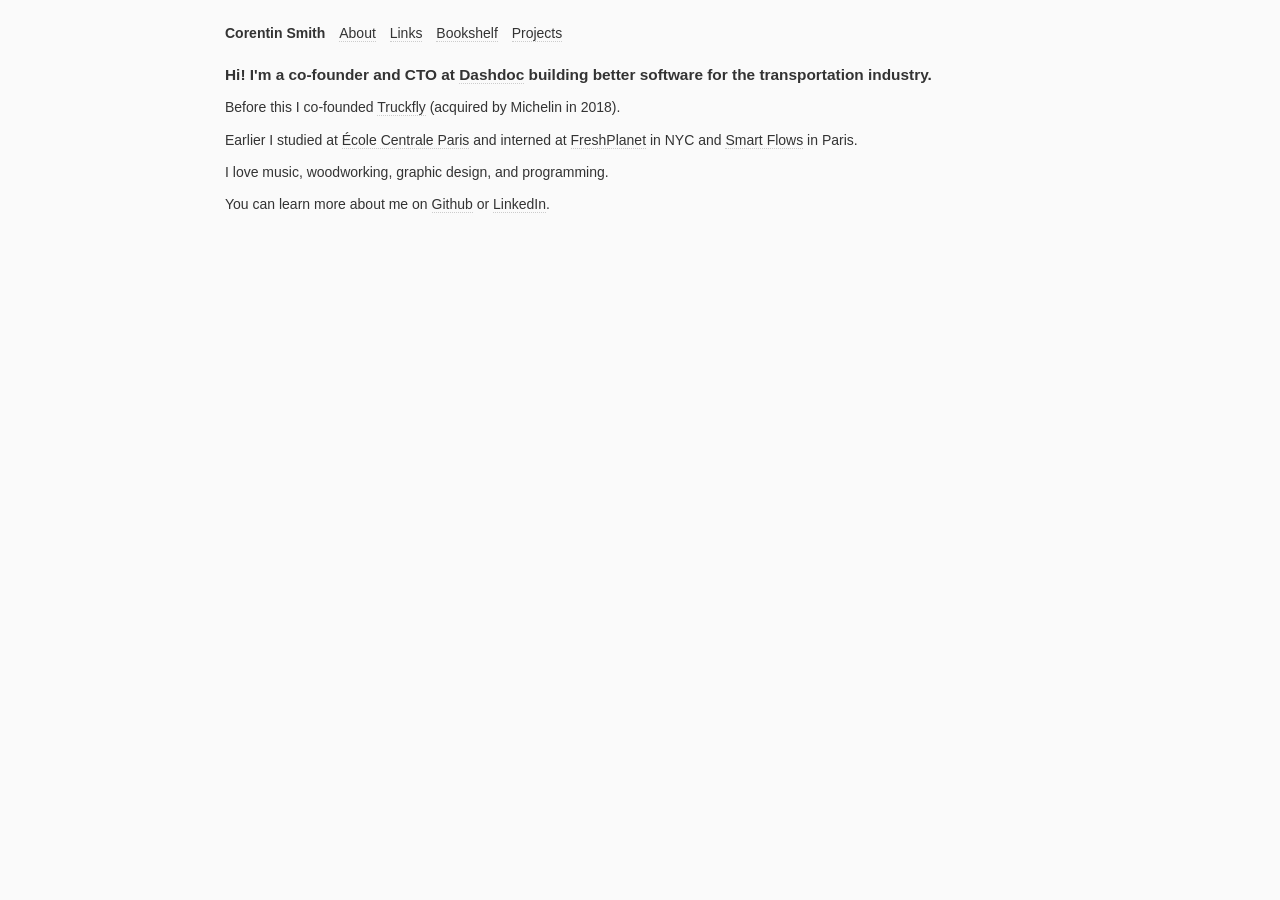
<file: index.html>
<!DOCTYPE html>
<html lang="en-US">
  <head>
    <meta http-equiv="Content-Type" content="text/html; charset=UTF-8" />
    <meta charset="UTF-8" />
    <title>Corentin Smith</title>
    <link rel="stylesheet" href="/css/style.css" />
    <link rel="stylesheet" href="/css/codehilite.css" />

    <meta name="viewport" content="width=device-width, initial-scale=1" />
    <meta description="Corentin Smith" />
  </head>

  <body>
    <div class="main">
      <div class="navbar">
        <div class="name">
          <h1>Corentin Smith</h1>
        </div>
        <ul>
          <li><a href="/">About</a></li>
          <li><a href="/links">Links</a></li>
          <li><a href="/bookshelf">Bookshelf</a></li>
          <li><a href="/projects/">Projects</a></li>
        </ul>
      </div>
      <div class="page"><h2>Hi! I'm a co-founder and CTO at <a href="https://www.dashdoc.com/">Dashdoc</a> building better software for the transportation industry.</h2>
<p>Before this I co-founded <a href="https://www.truckfly.com/">Truckfly</a> (acquired by Michelin in 2018).</p>
<p>Earlier I studied at <a href="https://www.centralesupelec.fr/">École Centrale Paris</a> and interned at <a href="http://www.freshplanet.com">FreshPlanet</a> in NYC and <a href="http://www.smart-flows.com">Smart Flows</a> in Paris. </p>
<p>I love music, woodworking, graphic design, and programming.</p>
<p>You can learn more about me on <a href="http://github.com/cosmith">Github</a> or <a href="http://fr.linkedin.com/in/corentinsmith/">LinkedIn</a>.</p></div>
    </div>
  </body>
</html>
</file>
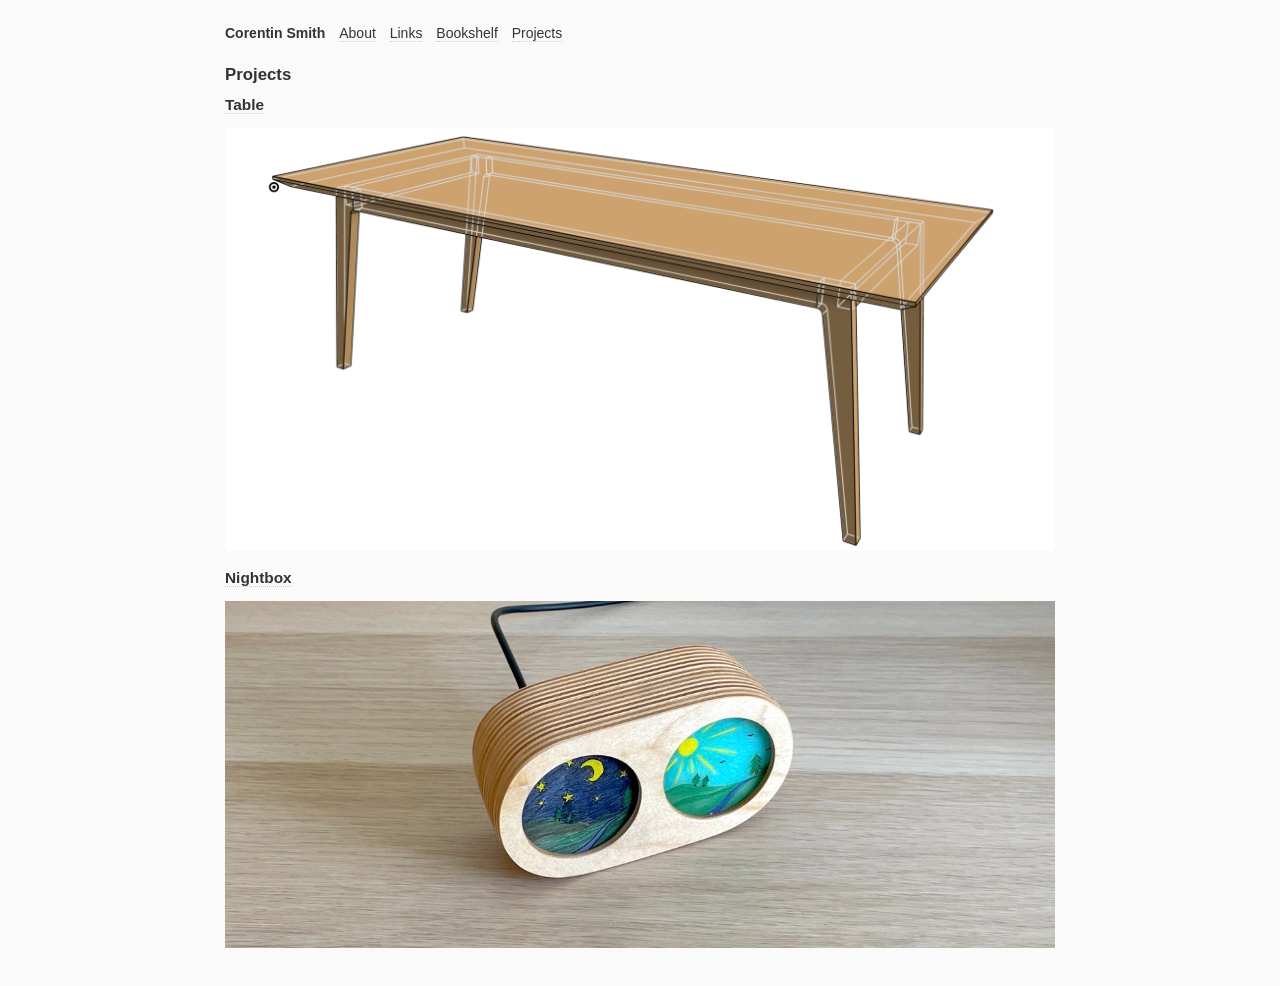
<file: projects/index.html>
<!DOCTYPE html>
<html lang="en-US">
  <head>
    <meta http-equiv="Content-Type" content="text/html; charset=UTF-8" />
    <meta charset="UTF-8" />
    <title>Corentin Smith</title>
    <link rel="stylesheet" href="/css/style.css" />
    <link rel="stylesheet" href="/css/codehilite.css" />

    <meta name="viewport" content="width=device-width, initial-scale=1" />
    <meta description="Corentin Smith" />
  </head>

  <body>
    <div class="main">
      <div class="navbar">
        <div class="name">
          <h1>Corentin Smith</h1>
        </div>
        <ul>
          <li><a href="/">About</a></li>
          <li><a href="/links">Links</a></li>
          <li><a href="/bookshelf">Bookshelf</a></li>
          <li><a href="/projects/">Projects</a></li>
        </ul>
      </div>
      <div class="page"><h1>Projects</h1>
<h2><a href="./table">Table</a></h2>
<p><a href="./table"><img alt="Table" src="/img/projects/table/onshape.png" /></a></p>
<h2><a href="./nightbox">Nightbox</a></h2>
<p><a href="./nightbox"><img alt="Nightbox" src="/img/projects/nightbox/17.jpeg" /></a></p></div>
    </div>
  </body>
</html>
</file>
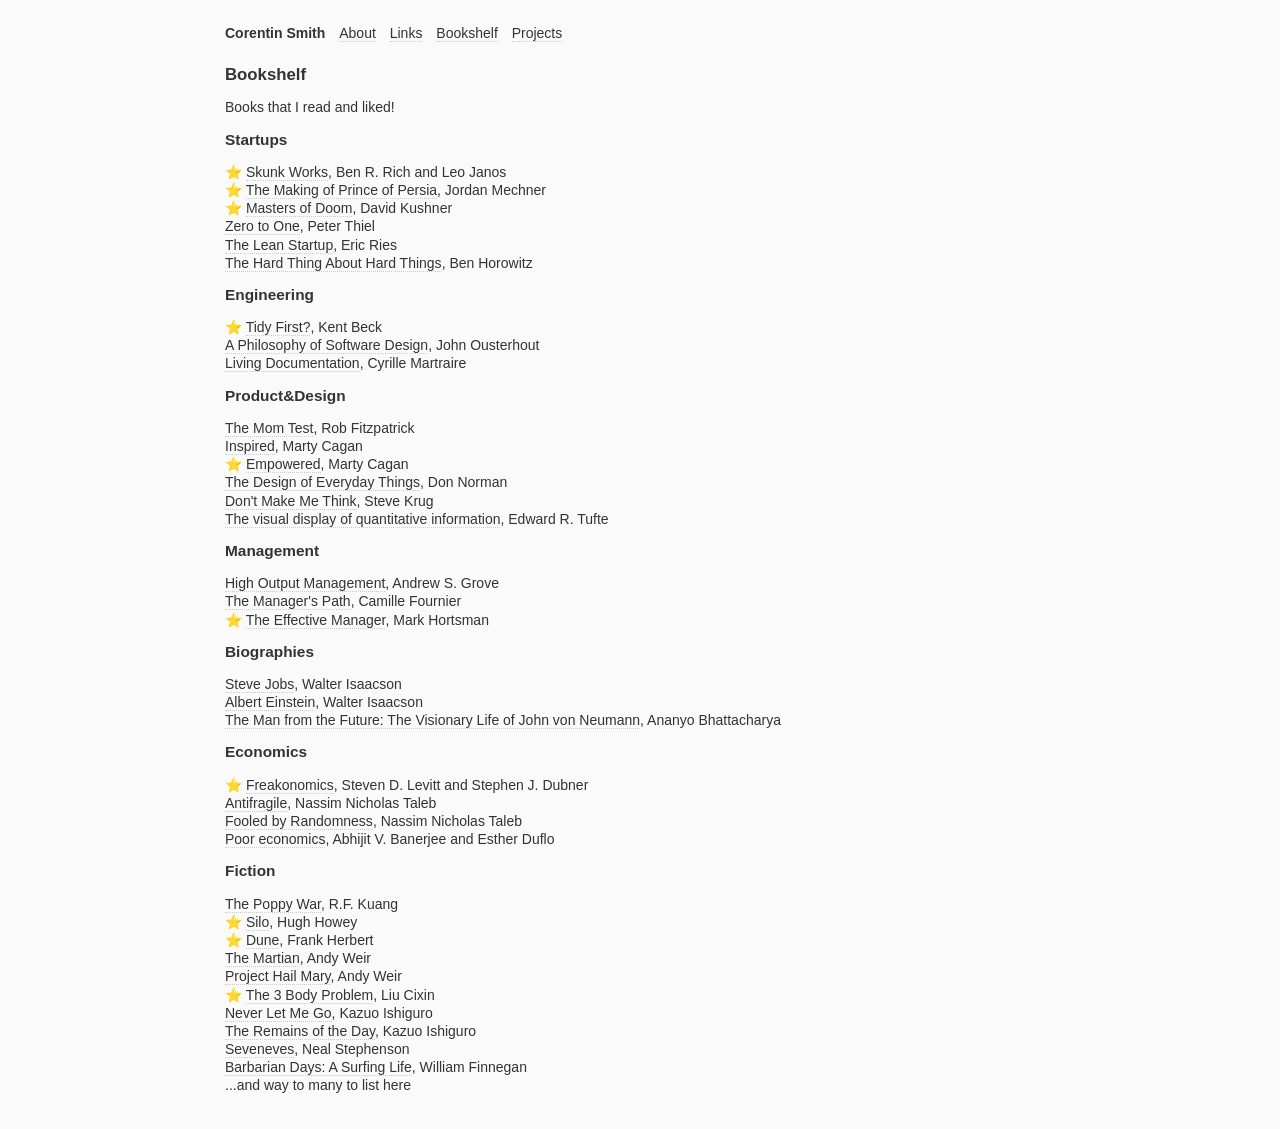
<file: bookshelf.html>
<!DOCTYPE html>
<html lang="en-US">
  <head>
    <meta http-equiv="Content-Type" content="text/html; charset=UTF-8" />
    <meta charset="UTF-8" />
    <title>Corentin Smith</title>
    <link rel="stylesheet" href="/css/style.css" />
    <link rel="stylesheet" href="/css/codehilite.css" />

    <meta name="viewport" content="width=device-width, initial-scale=1" />
    <meta description="Corentin Smith" />
  </head>

  <body>
    <div class="main">
      <div class="navbar">
        <div class="name">
          <h1>Corentin Smith</h1>
        </div>
        <ul>
          <li><a href="/">About</a></li>
          <li><a href="/links">Links</a></li>
          <li><a href="/bookshelf">Bookshelf</a></li>
          <li><a href="/projects/">Projects</a></li>
        </ul>
      </div>
      <div class="page"><h1>Bookshelf</h1>
<p>Books that I read and liked!</p>
<h2>Startups</h2>
<ul>
<li>⭐️ <a href="https://www.amazon.com/dp/0751515035">Skunk Works</a>, Ben R. Rich and Leo Janos</li>
<li>⭐️ <a href="https://www.amazon.com/dp/0578627310">The Making of Prince of Persia</a>, Jordan Mechner</li>
<li>⭐️ <a href="https://www.amazon.com/dp/0812972155">Masters of Doom</a>, David Kushner</li>
<li><a href="https://www.amazon.com/dp/0804139296">Zero to One</a>, Peter Thiel</li>
<li><a href="https://www.amazon.com/dp/0307887898">The Lean Startup</a>, Eric Ries</li>
<li><a href="https://www.amazon.com/dp/0062273205">The Hard Thing About Hard Things</a>, Ben Horowitz</li>
</ul>
<h2>Engineering</h2>
<ul>
<li>⭐️ <a href="https://www.amazon.com/dp/1098151240">Tidy First?</a>, Kent Beck</li>
<li><a href="https://www.amazon.com/dp/173210221X">A Philosophy of Software Design</a>, John Ousterhout</li>
<li><a href="https://www.amazon.com/dp/0134689321">Living Documentation</a>, Cyrille Martraire</li>
</ul>
<h2>Product&amp;Design</h2>
<ul>
<li><a href="https://www.amazon.com/dp/1492180742">The Mom Test</a>, Rob Fitzpatrick</li>
<li><a href="https://www.amazon.com/dp/B077NRB36N">Inspired</a>, Marty Cagan</li>
<li>⭐️ <a href="https://www.amazon.com/dp/B08LPKRD5L/">Empowered</a>, Marty Cagan</li>
<li><a href="https://www.amazon.com/dp/0465050654">The Design of Everyday Things</a>, Don Norman</li>
<li><a href="https://www.amazon.com/dp/0321965515">Don't Make Me Think</a>, Steve Krug</li>
<li><a href="https://www.amazon.com/dp/1930824130">The visual display of quantitative information</a>, Edward R. Tufte</li>
</ul>
<h2>Management</h2>
<ul>
<li><a href="https://www.amazon.com/dp/0679762884">High Output Management</a>, Andrew S. Grove</li>
<li><a href="https://www.amazon.com/dp/1491973897">The Manager's Path</a>, Camille Fournier</li>
<li>⭐️ <a href="https://www.amazon.com/dp/1394181612">The Effective Manager</a>, Mark Hortsman</li>
</ul>
<h2>Biographies</h2>
<ul>
<li><a href="https://www.amazon.com/dp/1451648537">Steve Jobs</a>, Walter Isaacson</li>
<li><a href="https://www.amazon.com/dp/0743264746/">Albert Einstein</a>, Walter Isaacson</li>
<li><a href="https://www.amazon.fr/dp/024139886X">The Man from the Future: The Visionary Life of John von Neumann</a>, Ananyo Bhattacharya</li>
</ul>
<h2>Economics</h2>
<ul>
<li>⭐️ <a href="https://www.amazon.com/dp/0061956279/">Freakonomics</a>,  Steven D. Levitt and Stephen J. Dubner</li>
<li><a href="https://www.amazon.com/dp/0812979680">Antifragile</a>, Nassim Nicholas Taleb</li>
<li><a href="https://www.amazon.com/dp/0812975219">Fooled by Randomness</a>, Nassim Nicholas Taleb</li>
<li><a href="https://www.amazon.com/dp/1610390938">Poor economics</a>, Abhijit V. Banerjee and Esther Duflo</li>
</ul>
<h2>Fiction</h2>
<ul>
<li><a href="https://www.amazon.com/dp/0062662589">The Poppy War</a>, R.F. Kuang</li>
<li>⭐️ <a href="https://www.amazon.com/dp/1476735115">Silo</a>, Hugh Howey</li>
<li>⭐️ <a href="https://www.amazon.com/dp/0441172717">Dune</a>, Frank Herbert</li>
<li><a href="https://www.amazon.com/dp/0553418025">The Martian</a>, Andy Weir</li>
<li><a href="https://www.amazon.com/dp/0593135202">Project Hail Mary</a>, Andy Weir</li>
<li>⭐️ <a href="https://www.amazon.com/dp/0765382032">The 3 Body Problem</a>, Liu Cixin</li>
<li><a href="https://www.amazon.com/dp/1400078776">Never Let Me Go</a>, Kazuo Ishiguro</li>
<li><a href="https://www.amazon.com/dp/0679731725">The Remains of the Day</a>, Kazuo Ishiguro</li>
<li><a href="https://www.amazon.com/dp/0062334514">Seveneves</a>, Neal Stephenson</li>
<li><a href="https://www.amazon.com/dp/0143109391">Barbarian Days: A Surfing Life</a>, William Finnegan</li>
<li>...and way to many to list here</li>
</ul></div>
    </div>
  </body>
</html>
</file>
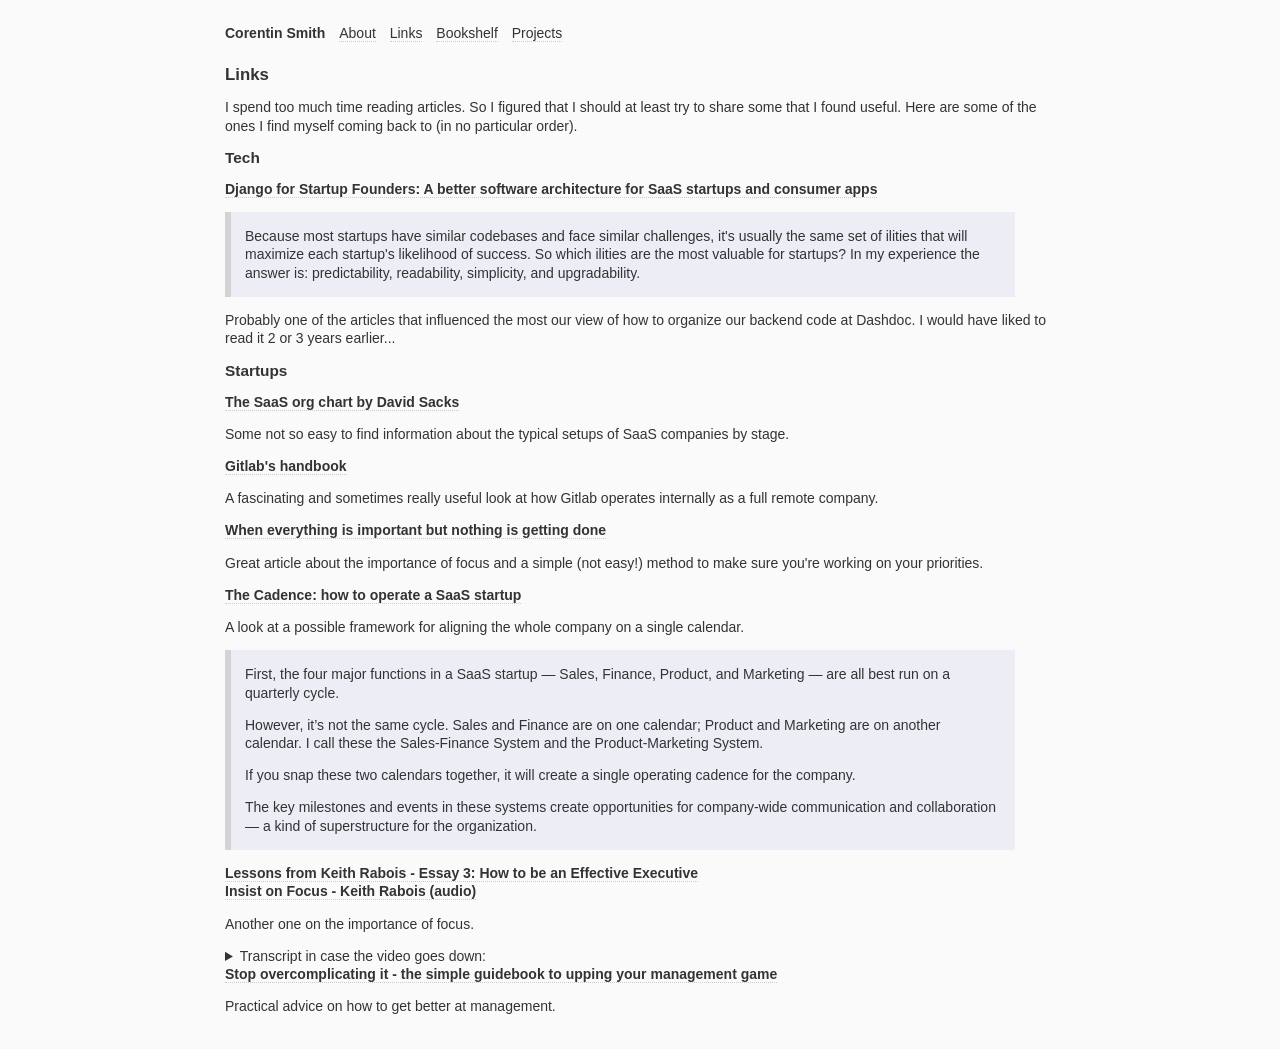
<file: links.html>
<!DOCTYPE html>
<html lang="en-US">
  <head>
    <meta http-equiv="Content-Type" content="text/html; charset=UTF-8" />
    <meta charset="UTF-8" />
    <title>Corentin Smith</title>
    <link rel="stylesheet" href="/css/style.css" />
    <link rel="stylesheet" href="/css/codehilite.css" />

    <meta name="viewport" content="width=device-width, initial-scale=1" />
    <meta description="Corentin Smith" />
  </head>

  <body>
    <div class="main">
      <div class="navbar">
        <div class="name">
          <h1>Corentin Smith</h1>
        </div>
        <ul>
          <li><a href="/">About</a></li>
          <li><a href="/links">Links</a></li>
          <li><a href="/bookshelf">Bookshelf</a></li>
          <li><a href="/projects/">Projects</a></li>
        </ul>
      </div>
      <div class="page"><h1>Links</h1>
<p>I spend too much time reading articles. So I figured that I should at least try to share some that I found useful. Here are some of the ones I find myself coming back to (in no particular order).</p>
<!-- from:@Corentin Smith has:link -figma -github -linear -metabaseapp -notion -datadoghq -google -dashdoc -hubspot -spotify -zoom -->

<h2>Tech</h2>
<h3><a href="https://alexkrupp.typepad.com/sensemaking/2021/06/django-for-startup-founders-a-better-software-architecture-for-saas-startups-and-consumer-apps.html">Django for Startup Founders: A better software architecture for SaaS startups and consumer apps</a></h3>
<blockquote>
<p>Because most startups have similar codebases and face similar challenges, it's usually the same set of ilities that will maximize each startup's likelihood of success. So which ilities are the most valuable for startups? In my experience the answer is: predictability, readability, simplicity, and upgradability.</p>
</blockquote>
<p>Probably one of the articles that influenced the most our view of how to organize our backend code at Dashdoc. I would have liked to read it 2 or 3 years earlier...</p>
<h2>Startups</h2>
<h3><a href="https://sacks.substack.com/p/the-saas-org-chart">The SaaS org chart by David Sacks</a></h3>
<p>Some not so easy to find information about the typical setups of SaaS companies by stage.</p>
<h3><a href="https://about.gitlab.com/handbook/">Gitlab's handbook</a></h3>
<p>A fascinating and sometimes really useful look at how Gitlab operates internally as a full remote company.</p>
<h3><a href="https://sharedphysics.com/everything-is-important/">When everything is important but nothing is getting done</a></h3>
<p>Great article about the importance of focus and a simple (not easy!) method to make sure you're working on your priorities.</p>
<h3><a href="https://medium.com/craft-ventures/the-cadence-how-to-operate-a-saas-startup-436aa8099e8">The Cadence: how to operate a SaaS startup</a></h3>
<p>A look at a possible framework for aligning the whole company on a single calendar.</p>
<blockquote>
<p>First, the four major functions in a SaaS startup — Sales, Finance, Product, and Marketing — are all best run on a quarterly cycle.</p>
<p>However, it’s not the same cycle. Sales and Finance are on one calendar; Product and Marketing are on another calendar. I call these the Sales-Finance System and the Product-Marketing System.</p>
<p>If you snap these two calendars together, it will create a single operating cadence for the company.</p>
<p>The key milestones and events in these systems create opportunities for company-wide communication and collaboration — a kind of superstructure for the organization.</p>
</blockquote>
<h3><a href="https://delian.io/lessons-3">Lessons from Keith Rabois - Essay 3: How to be an Effective Executive</a></h3>
<h3><a href="https://www.youtube.com/watch?v=fcohHIJr6Ns">Insist on Focus - Keith Rabois (audio)</a></h3>
<p>Another one on the importance of focus.</p>
<details>
  <summary>
    Transcript in case the video goes down:
  </summary>

  <p>
  One of the fundamental lessons I learned from Peter Thiel at PayPal was the value of focus. And Peter had this somewhat absurd but classically Peter way of insisting on focus which is that he would only allow every employee to work on one thing and every executive to speak about one thing at a time. He distributed this focus throughout the entire organization so everybody was assigned exactly one thing and that was the only thing you're allowed to work on, the only thing you're allowed to report back to him about.
  </p>
  <p>
  My top initiatives shifted around over the years, but I'll give you a few. One was initially a Visa/Mastercard really hated us. We were operating at the edge of their rules at the time, and my number one problem was to stop Mastercard particularly, but Visa a bit, from killing us. And so, until I had that that risk taken off the table, Peter didn't want to hear about any of my other ideas.
  </p>
  <p>
  And then, once we put Visa/Mastercard into a pretty stable place, then eBay also wanted to kill us. Wasn't very happy with us processing 70% of the payments on their platform, so that was my my next problem.
  </p>
  <p>
  Then 9/11 happened in the U.S Treasury Department promulgated regulations which would have required us, among other things, to collect social security numbers from all of our buyers, which would have suppressed our payment volumes substantially. So then my number one initiative became convincing the treasury department to not promulgate these regulations right post 9/11.
  </p>
  <p>
  At some point we also needed to diversify our revenue off of eBay, so that became another initiative for me that one I did not solve that well, which somewhat led to us eventually agreeing to be acquired. I had another uh number one problem which was there's this publication called the Red Herring had published this on set of unflattering articles about us, and how to fix that and rebuild the communications team.
  </p>
  <p>
  So Peter would constantly just assign me new things. He didn't like the terms of our financial services relationship with the vendors that we were using, so I took on that team and fixed the economics of those relationships, et cetera, et cetera, but they were not done in parallel. They're basically sequential.
  </p>
  <p>
  The reason why this was such a successful strategy is that most people, perhaps all people, tend to substitute from a plus problems that are very difficult, very difficult to solve, to b plus problems which you know a solution to or you know a pat you understand a path to solve.
  </p>
  <p>
  So you have a checklist every morning. Imagine waking up a lot of people write checklists of things to accomplish. Most people have an a plus problem but they don't know the solution, so they procrastinate on that solution and then they go down the checklist to the second or third initiative where they know the answer and they'll go solve those problems and cross them all off.
  </p>
  <p>
  The problem is if your entire organization is always solving the second, third, or fourth most important thing, you never solve the first. And so Peter's technique of forcing people to only work on one thing meant everybody had to work on the a-plus problems.
  </p>
  <p>
  And if every part of the organization once in a while can solve a problem that the rest of the world thinks is impossible, you wind up with an iconic company that the world's never seen before.
  </p>
</details>

<h3><a href="https://review.firstround.com/stop-overcomplicating-it-the-simple-guidebook-to-upping-your-management-game">Stop overcomplicating it - the simple guidebook to upping your management game</a></h3>
<p>Practical advice on how to get better at management.</p></div>
    </div>
  </body>
</html>
</file>
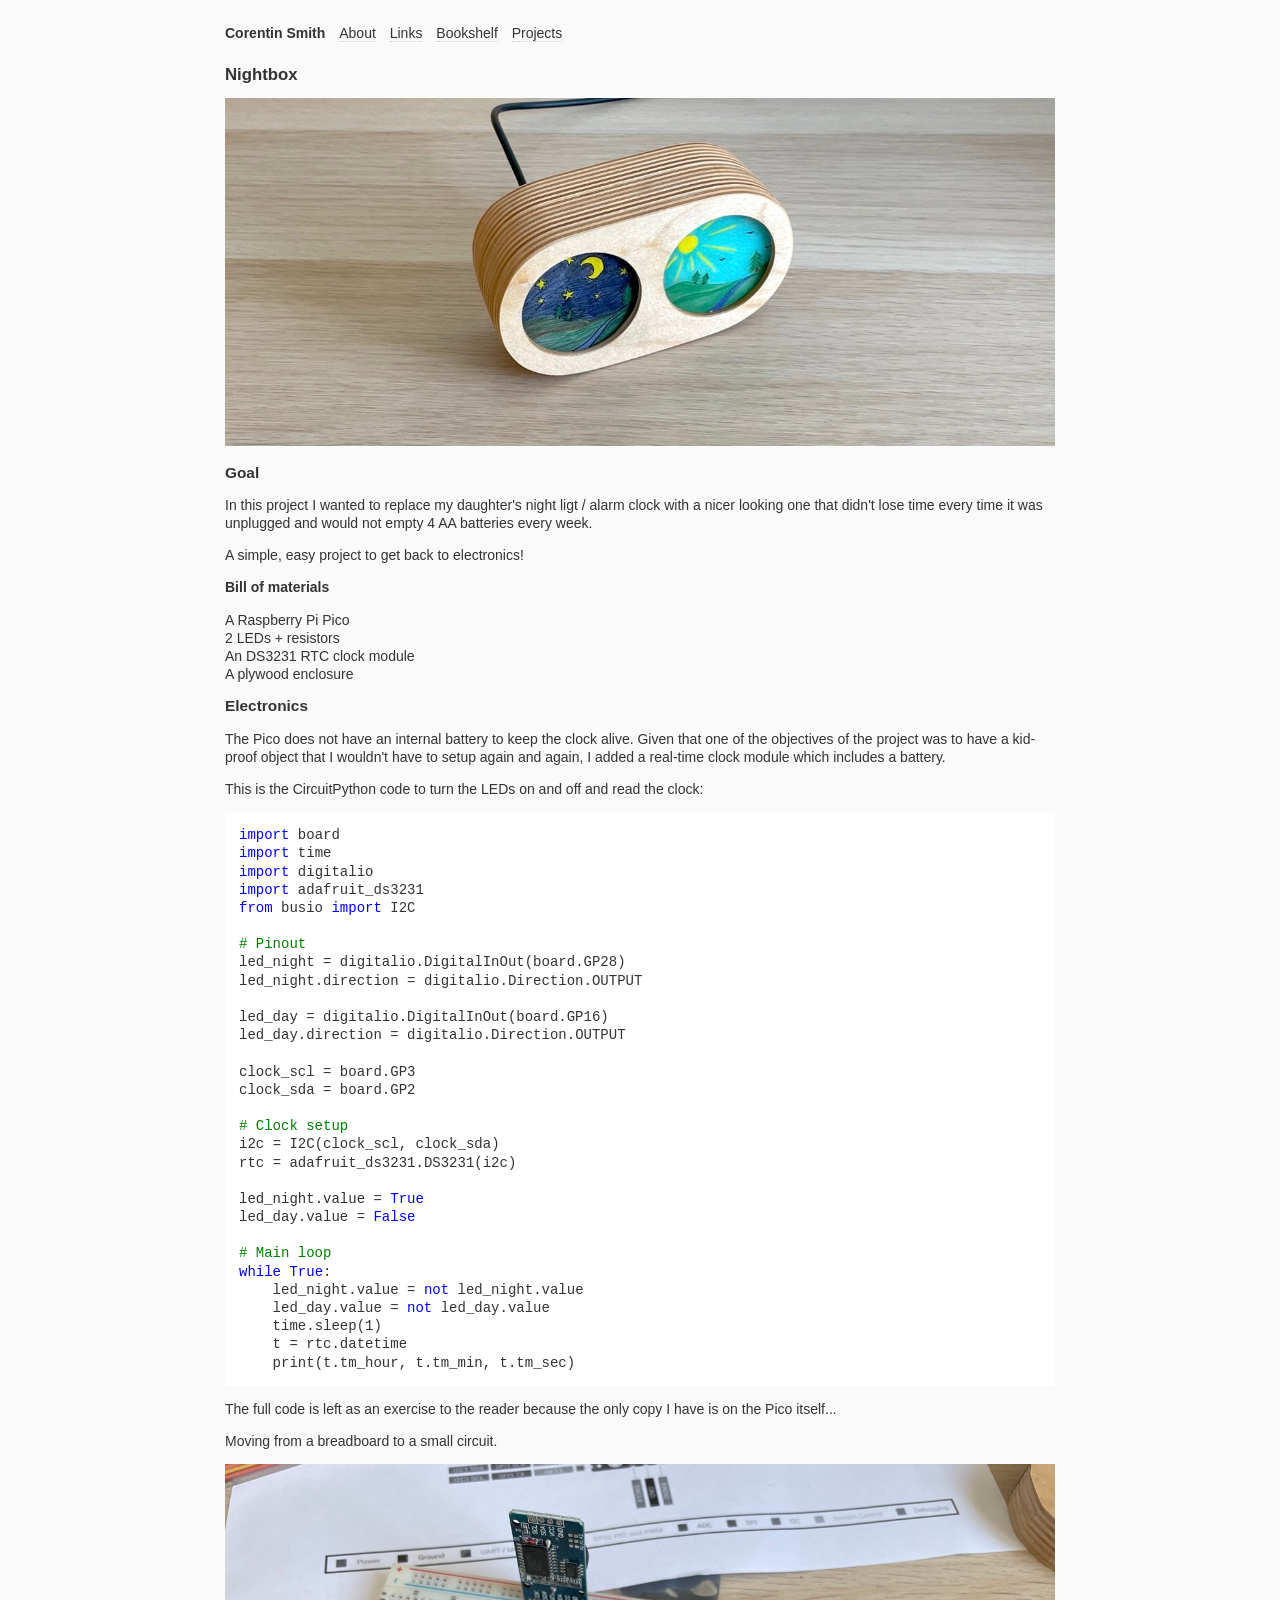
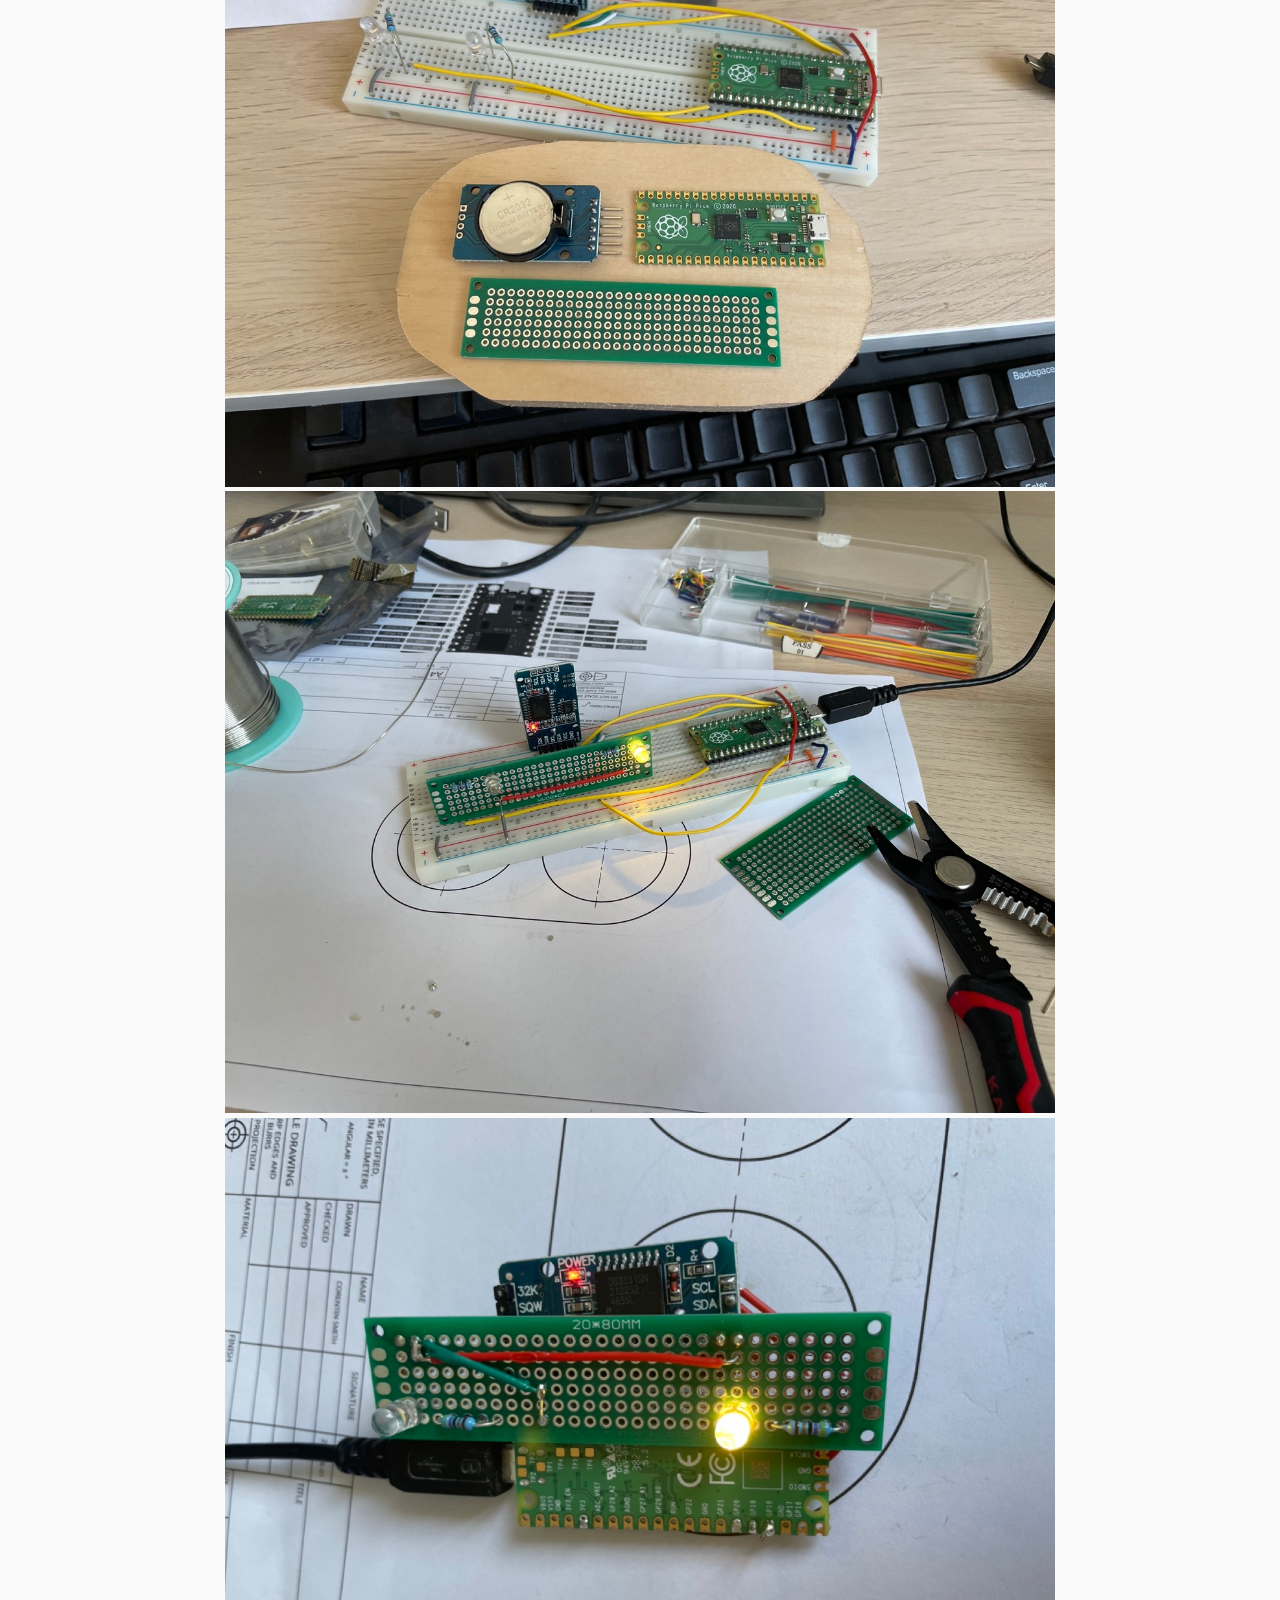
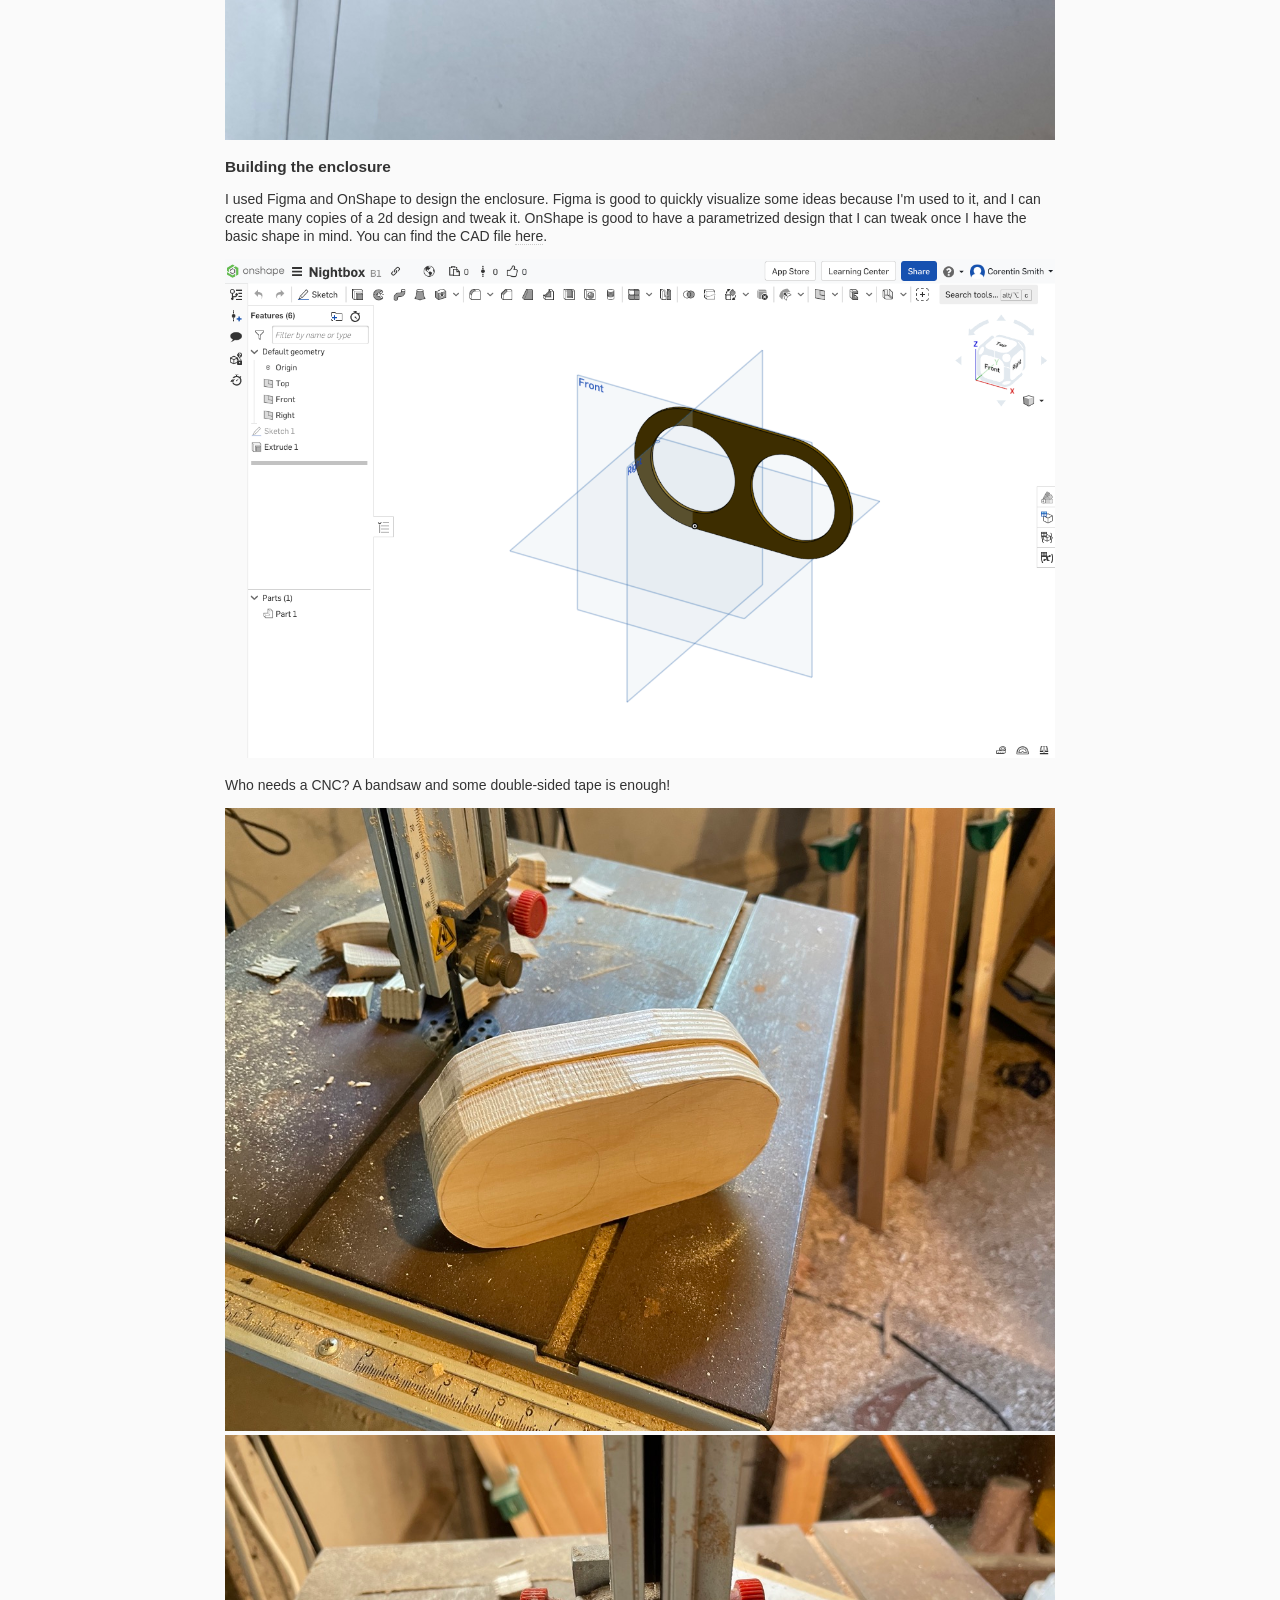
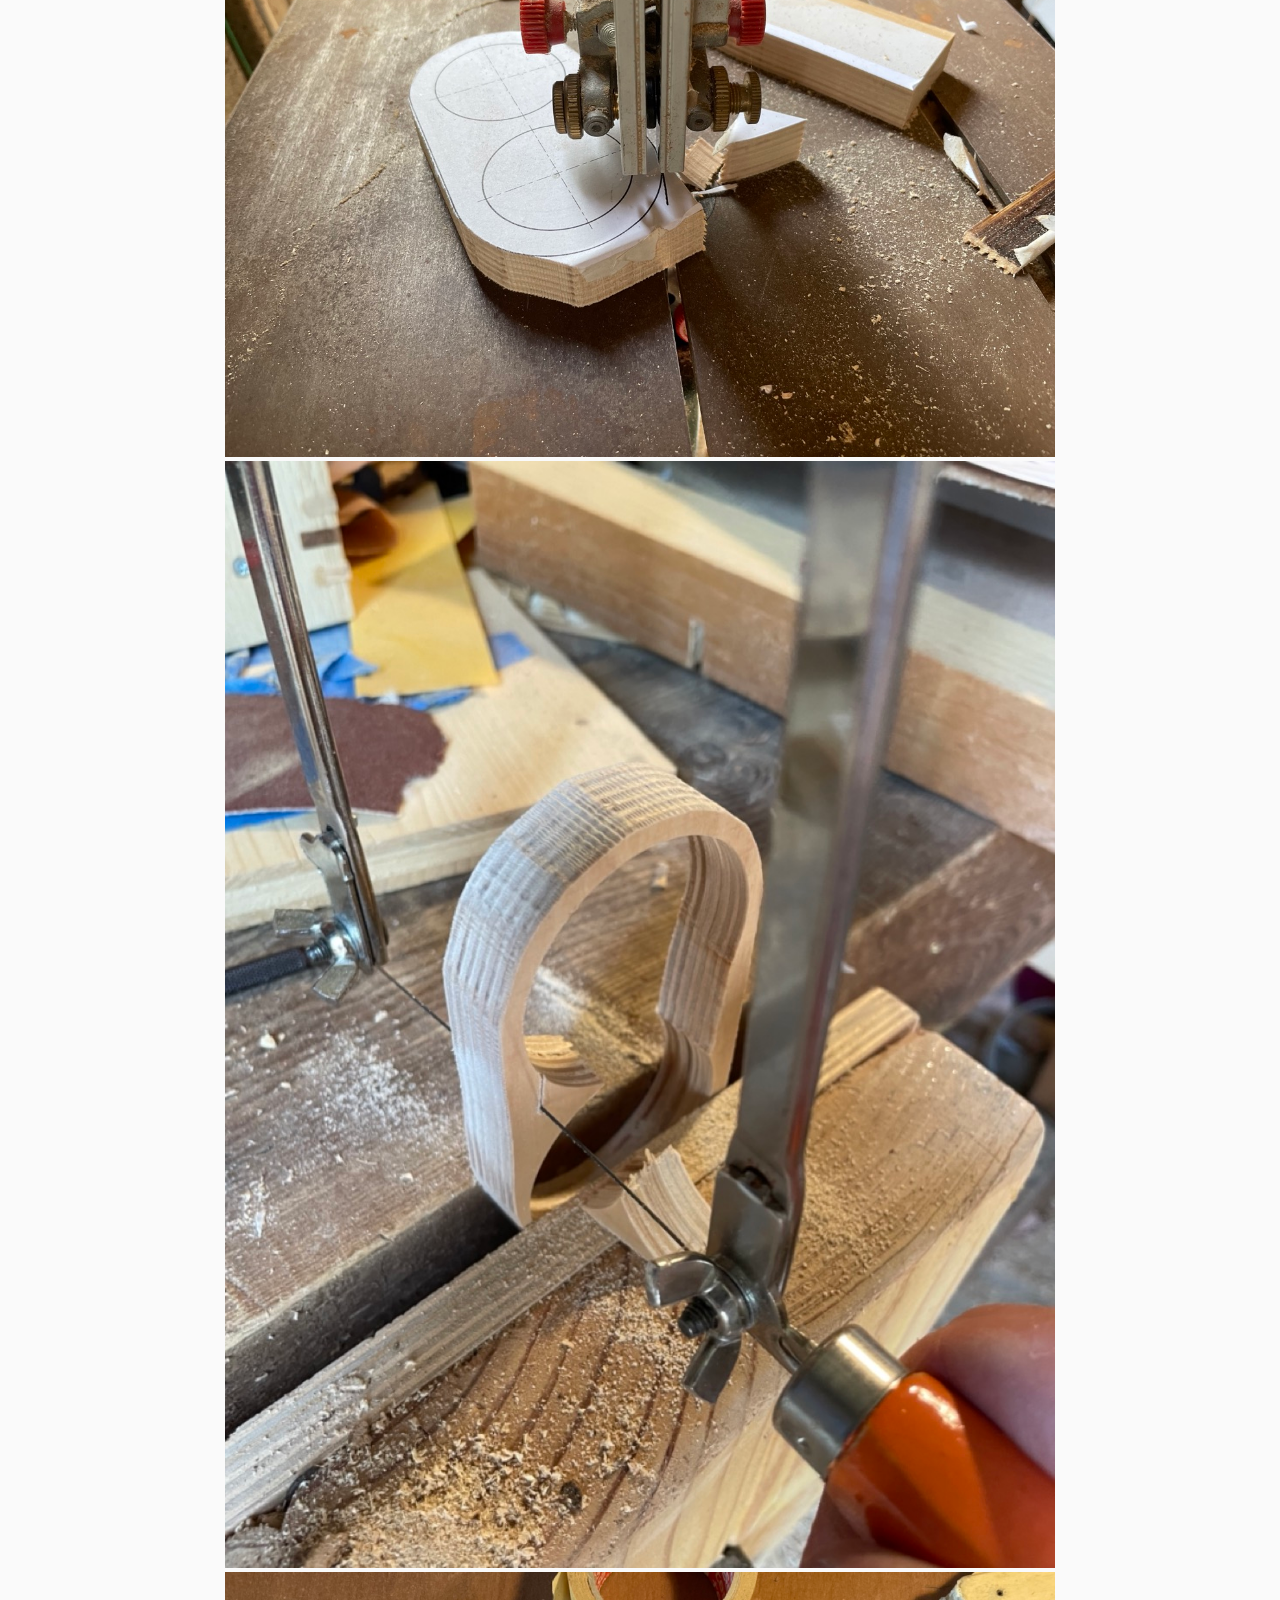
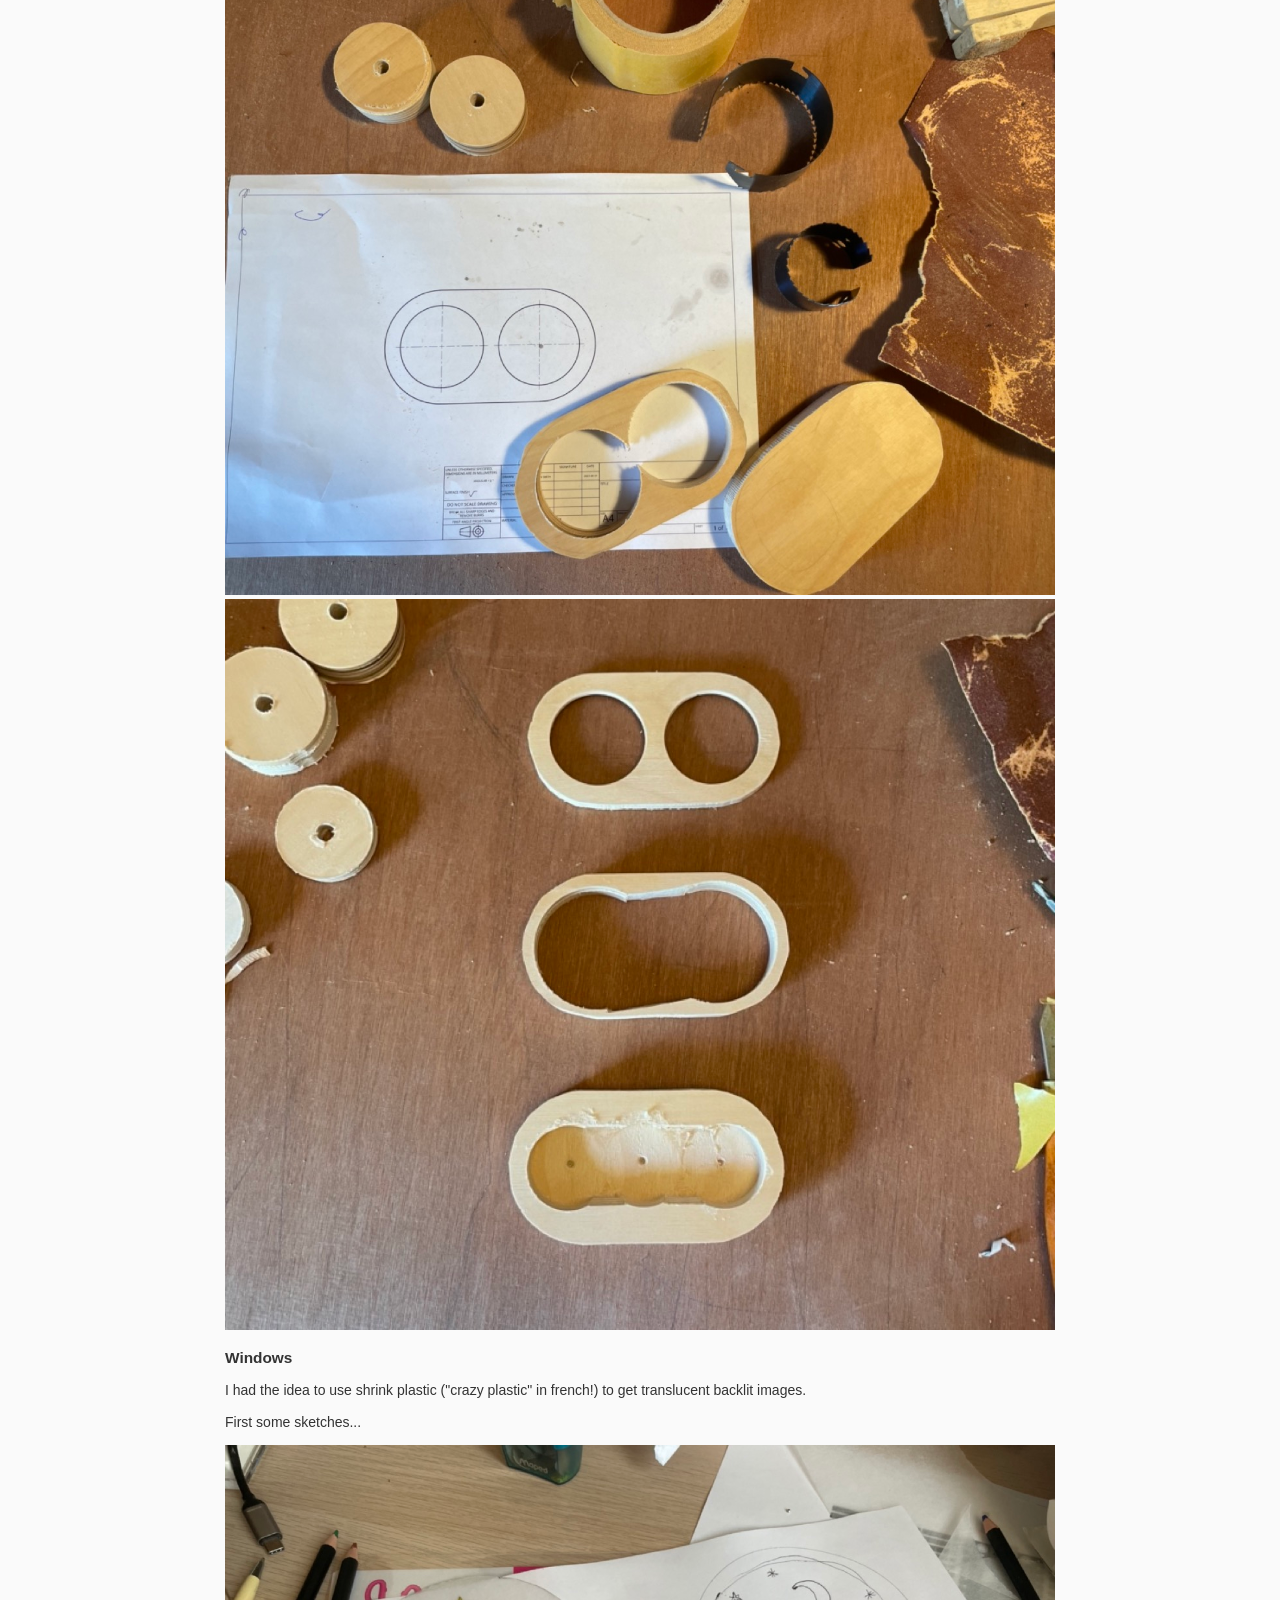
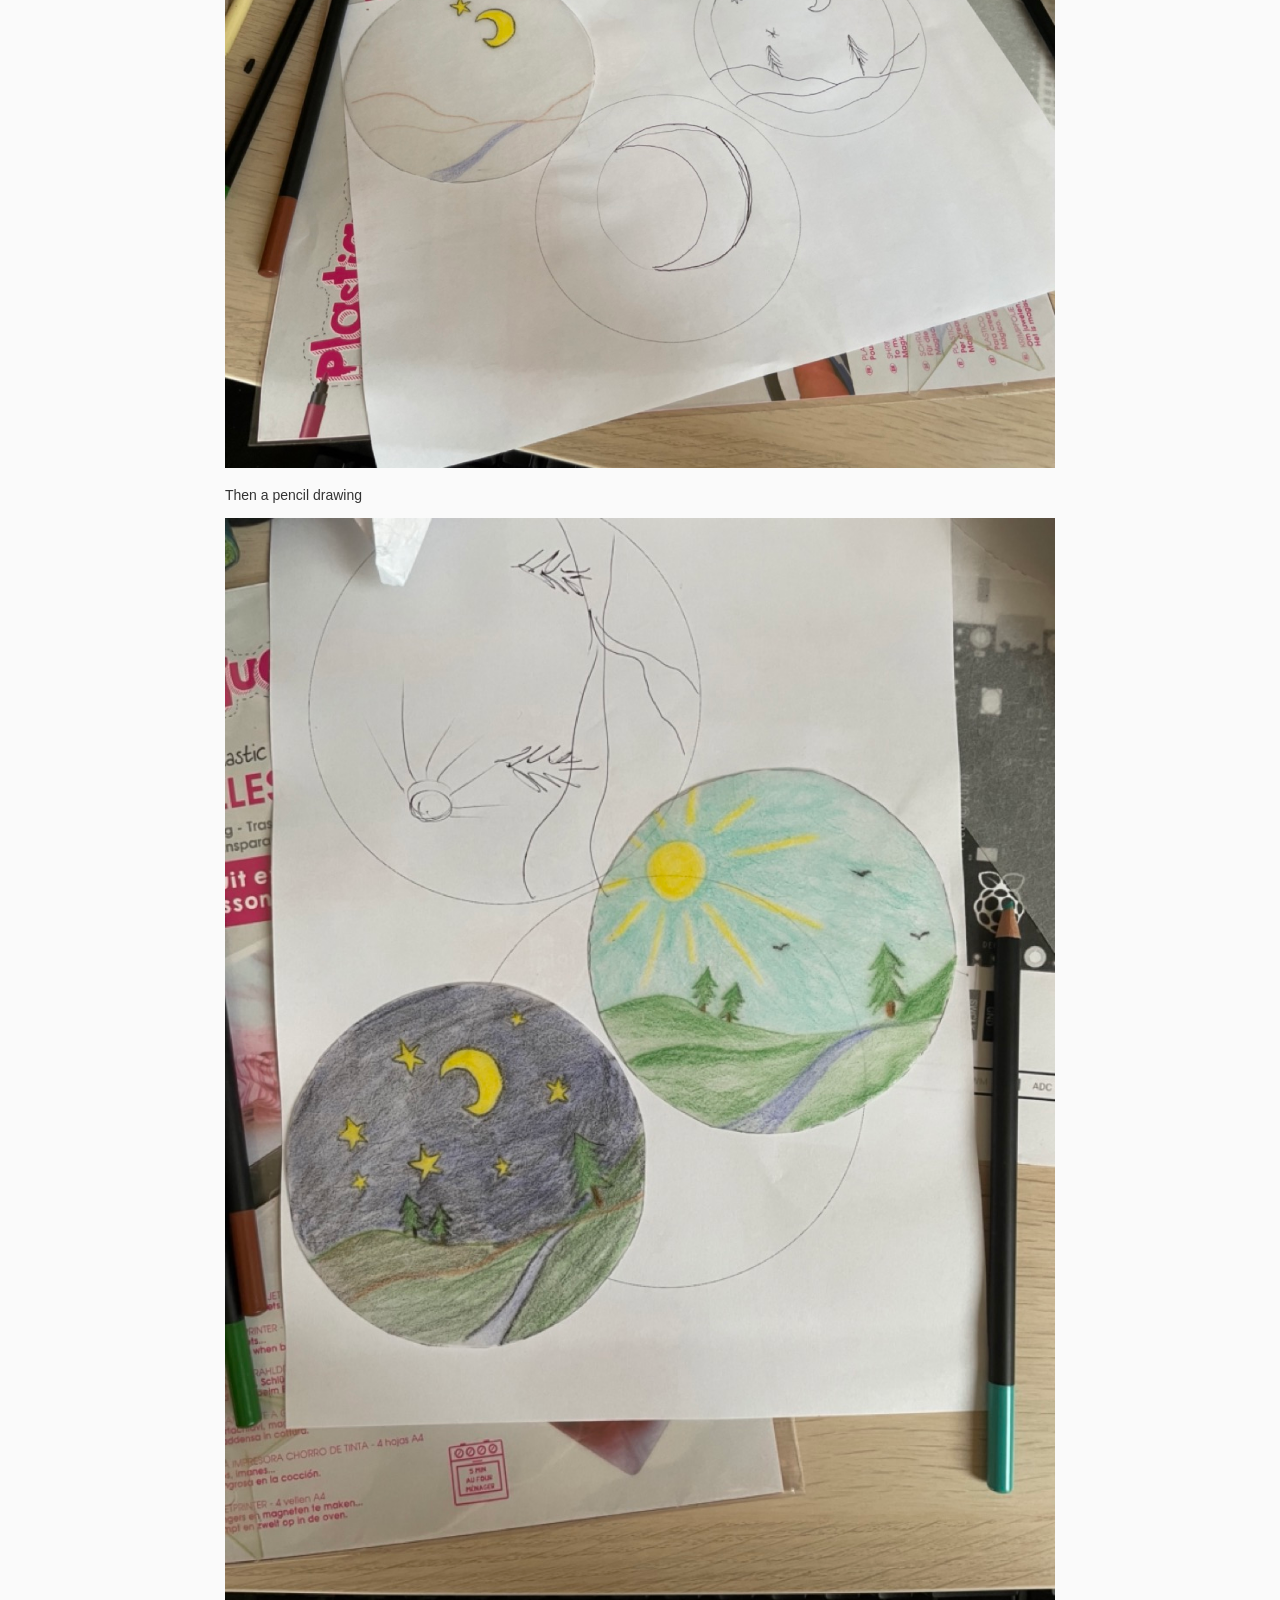
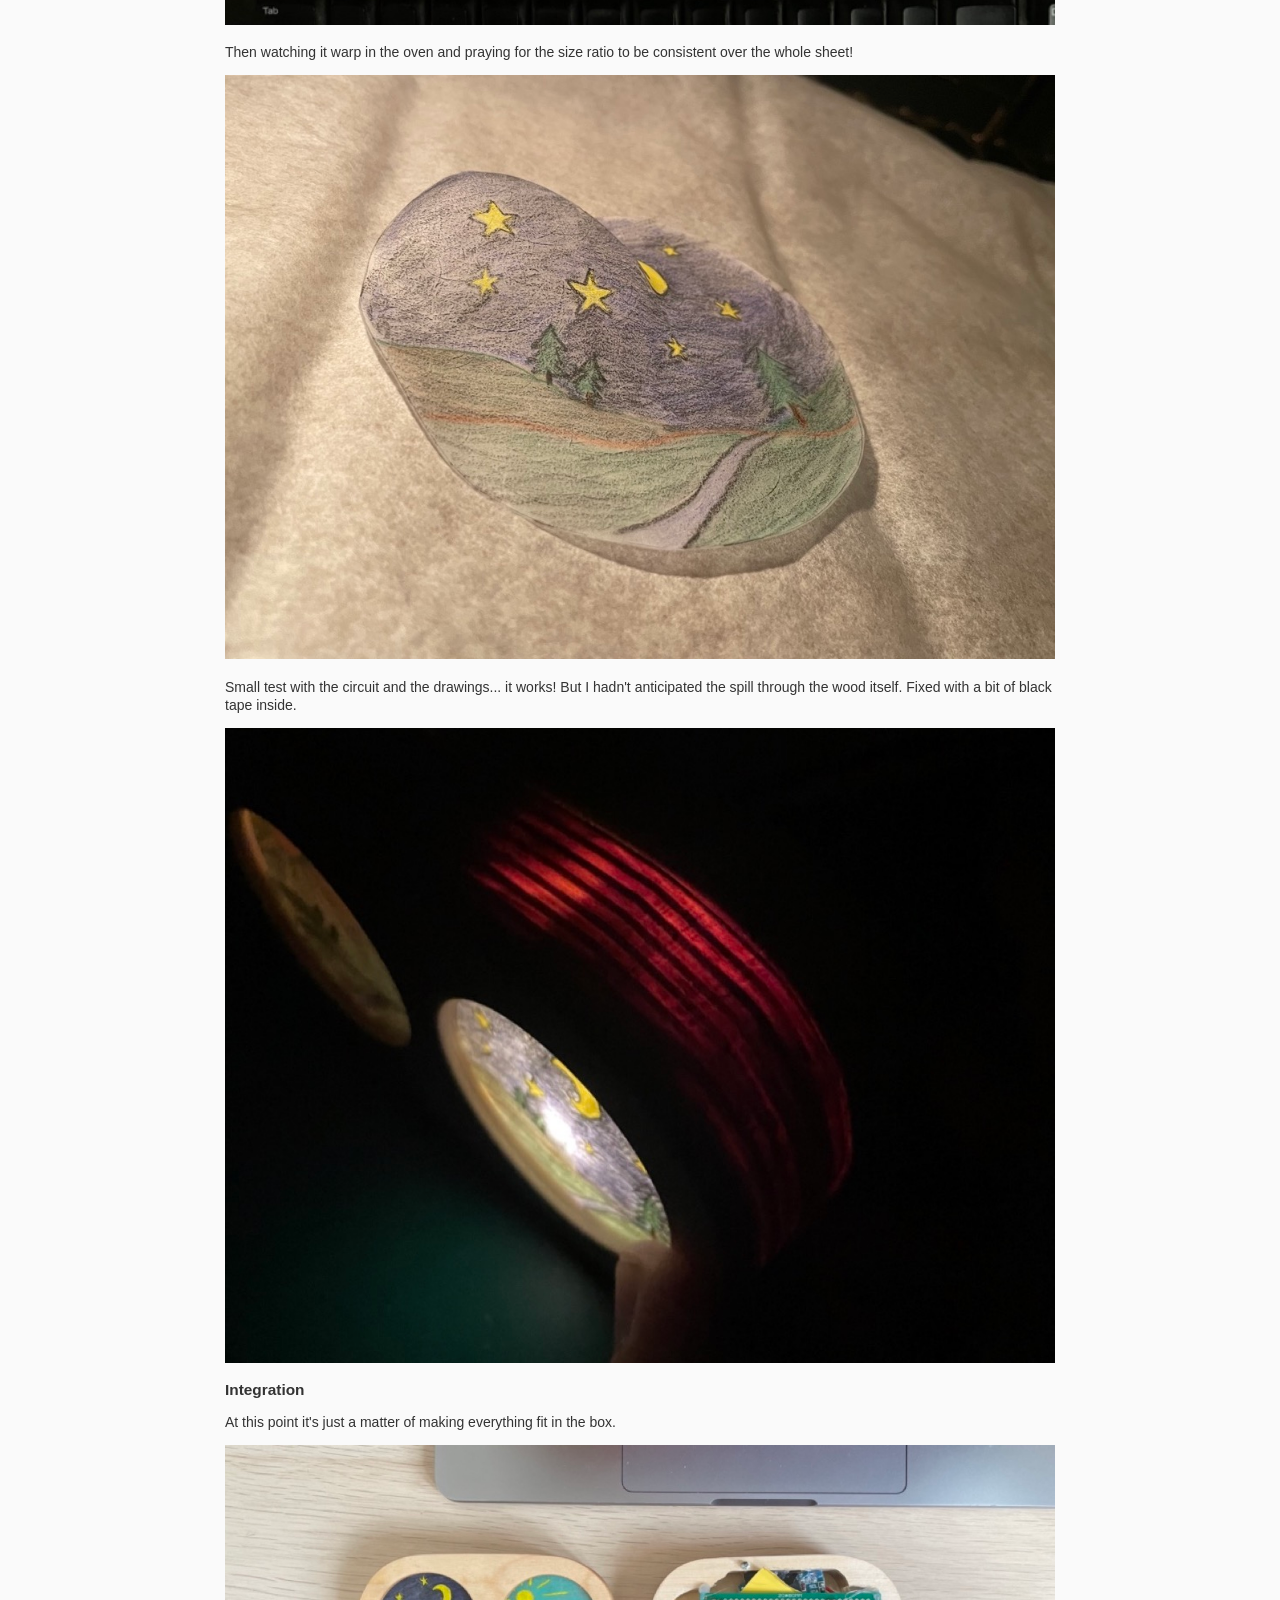
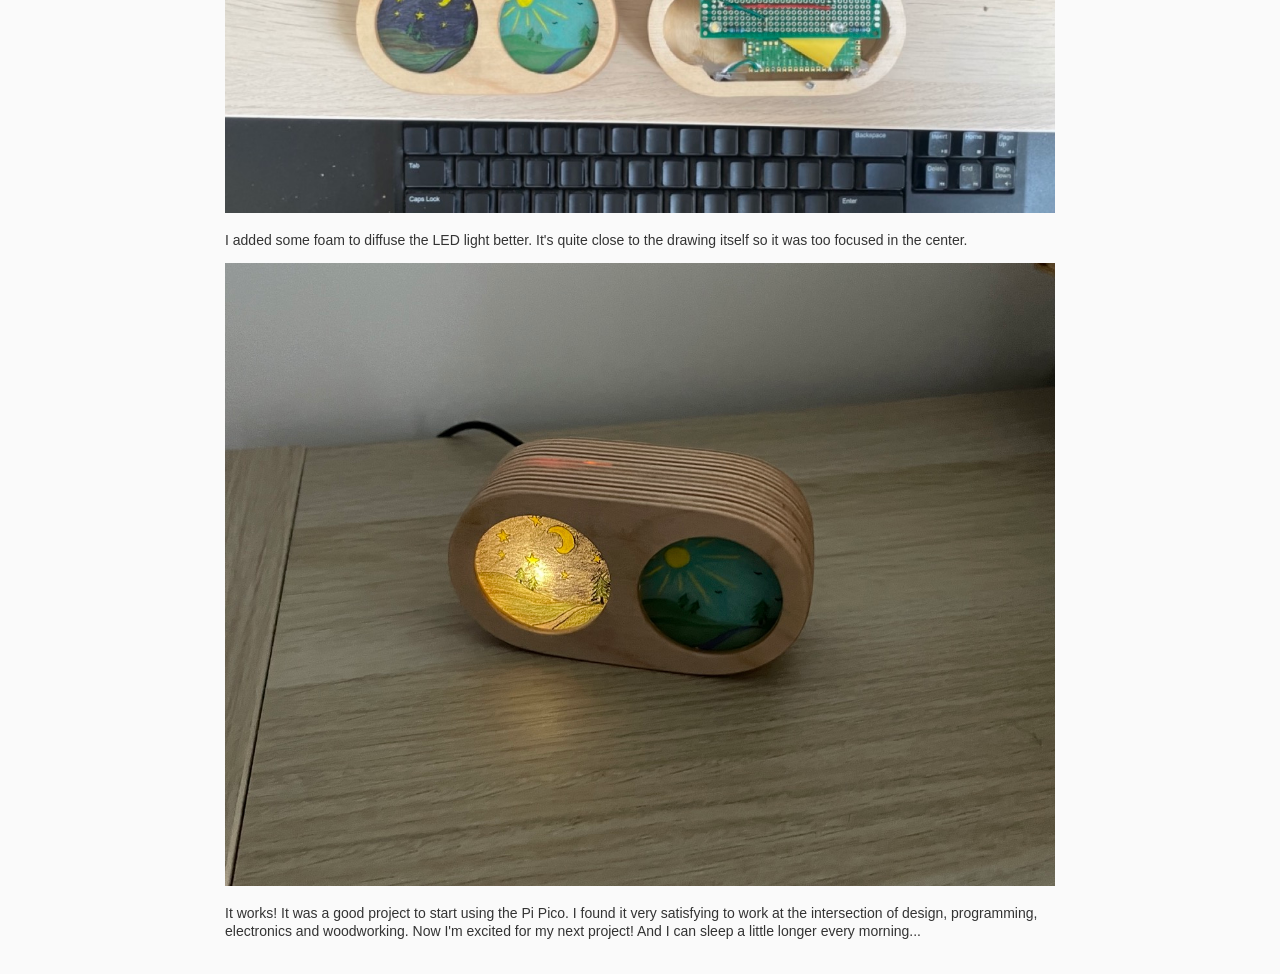
<file: projects/nightbox.html>
<!DOCTYPE html>
<html lang="en-US">
  <head>
    <meta http-equiv="Content-Type" content="text/html; charset=UTF-8" />
    <meta charset="UTF-8" />
    <title>Corentin Smith</title>
    <link rel="stylesheet" href="/css/style.css" />
    <link rel="stylesheet" href="/css/codehilite.css" />

    <meta name="viewport" content="width=device-width, initial-scale=1" />
    <meta description="Corentin Smith" />
  </head>

  <body>
    <div class="main">
      <div class="navbar">
        <div class="name">
          <h1>Corentin Smith</h1>
        </div>
        <ul>
          <li><a href="/">About</a></li>
          <li><a href="/links">Links</a></li>
          <li><a href="/bookshelf">Bookshelf</a></li>
          <li><a href="/projects/">Projects</a></li>
        </ul>
      </div>
      <div class="page"><h1>Nightbox</h1>
<p><img alt="Nightbox finished" src="/img/projects/nightbox/17.jpeg" /></p>
<h2>Goal</h2>
<p>In this project I wanted to replace my daughter's night ligt / alarm clock with a nicer looking one that didn't lose time every time it was unplugged and would not empty 4 AA batteries every week.</p>
<p>A simple, easy project to get back to electronics!</p>
<h3>Bill of materials</h3>
<ul>
<li>A Raspberry Pi Pico</li>
<li>2 LEDs + resistors</li>
<li>An DS3231 RTC clock module</li>
<li>A plywood enclosure</li>
</ul>
<h2>Electronics</h2>
<p>The Pico does not have an internal battery to keep the clock alive. Given that one of the objectives of the project was to have a kid-proof object that I wouldn't have to setup again and again, I added a real-time clock module which includes a battery.</p>
<p>This is the CircuitPython code to turn the LEDs on and off and read the clock:</p>
<div class="codehilite"><pre><span></span><code><span class="kn">import</span> <span class="nn">board</span>
<span class="kn">import</span> <span class="nn">time</span>
<span class="kn">import</span> <span class="nn">digitalio</span>
<span class="kn">import</span> <span class="nn">adafruit_ds3231</span>
<span class="kn">from</span> <span class="nn">busio</span> <span class="kn">import</span> <span class="n">I2C</span>

<span class="c1"># Pinout</span>
<span class="n">led_night</span> <span class="o">=</span> <span class="n">digitalio</span><span class="o">.</span><span class="n">DigitalInOut</span><span class="p">(</span><span class="n">board</span><span class="o">.</span><span class="n">GP28</span><span class="p">)</span>
<span class="n">led_night</span><span class="o">.</span><span class="n">direction</span> <span class="o">=</span> <span class="n">digitalio</span><span class="o">.</span><span class="n">Direction</span><span class="o">.</span><span class="n">OUTPUT</span>

<span class="n">led_day</span> <span class="o">=</span> <span class="n">digitalio</span><span class="o">.</span><span class="n">DigitalInOut</span><span class="p">(</span><span class="n">board</span><span class="o">.</span><span class="n">GP16</span><span class="p">)</span>
<span class="n">led_day</span><span class="o">.</span><span class="n">direction</span> <span class="o">=</span> <span class="n">digitalio</span><span class="o">.</span><span class="n">Direction</span><span class="o">.</span><span class="n">OUTPUT</span>

<span class="n">clock_scl</span> <span class="o">=</span> <span class="n">board</span><span class="o">.</span><span class="n">GP3</span>
<span class="n">clock_sda</span> <span class="o">=</span> <span class="n">board</span><span class="o">.</span><span class="n">GP2</span>

<span class="c1"># Clock setup</span>
<span class="n">i2c</span> <span class="o">=</span> <span class="n">I2C</span><span class="p">(</span><span class="n">clock_scl</span><span class="p">,</span> <span class="n">clock_sda</span><span class="p">)</span>
<span class="n">rtc</span> <span class="o">=</span> <span class="n">adafruit_ds3231</span><span class="o">.</span><span class="n">DS3231</span><span class="p">(</span><span class="n">i2c</span><span class="p">)</span>

<span class="n">led_night</span><span class="o">.</span><span class="n">value</span> <span class="o">=</span> <span class="kc">True</span>
<span class="n">led_day</span><span class="o">.</span><span class="n">value</span> <span class="o">=</span> <span class="kc">False</span>

<span class="c1"># Main loop</span>
<span class="k">while</span> <span class="kc">True</span><span class="p">:</span>
    <span class="n">led_night</span><span class="o">.</span><span class="n">value</span> <span class="o">=</span> <span class="ow">not</span> <span class="n">led_night</span><span class="o">.</span><span class="n">value</span>
    <span class="n">led_day</span><span class="o">.</span><span class="n">value</span> <span class="o">=</span> <span class="ow">not</span> <span class="n">led_day</span><span class="o">.</span><span class="n">value</span>
    <span class="n">time</span><span class="o">.</span><span class="n">sleep</span><span class="p">(</span><span class="mi">1</span><span class="p">)</span>
    <span class="n">t</span> <span class="o">=</span> <span class="n">rtc</span><span class="o">.</span><span class="n">datetime</span>
    <span class="nb">print</span><span class="p">(</span><span class="n">t</span><span class="o">.</span><span class="n">tm_hour</span><span class="p">,</span> <span class="n">t</span><span class="o">.</span><span class="n">tm_min</span><span class="p">,</span> <span class="n">t</span><span class="o">.</span><span class="n">tm_sec</span><span class="p">)</span>
</code></pre></div>

<p>The full code is left as an exercise to the reader because the only copy I have is on the Pico itself...</p>
<p>Moving from a breadboard to a small circuit.</p>
<p><img alt="2" src="/img/projects/nightbox/2.jpeg" />
<img alt="3" src="/img/projects/nightbox/3.jpeg" />
<img alt="4" src="/img/projects/nightbox/4.jpeg" /></p>
<h2>Building the enclosure</h2>
<p>I used Figma and OnShape to design the enclosure. Figma is good to quickly visualize some ideas because I'm used to it, and I can create many copies of a 2d design and tweak it. OnShape is good to have a parametrized design that I can tweak once I have the basic shape in mind. You can find the CAD file <a href="https://cad.onshape.com/documents/6d98a0d69ff16e42b4354bfc/w/2f44c313c901c2e7e5c713f7/e/bc93980d315204d1ce1d20a7?renderMode=0&amp;uiState=64d1432c6aeb5233b9a1c995">here</a>.</p>
<p><img alt="OnShape screenshot" src="/img/projects/nightbox/onshape.png" /></p>
<p>Who needs a CNC? A bandsaw and some double-sided tape is enough!</p>
<p><img alt="1" src="/img/projects/nightbox/1.jpeg" />
<img alt="5" src="/img/projects/nightbox/6.jpeg" />
<img alt="9" src="/img/projects/nightbox/9.jpeg" />
<img alt="5" src="/img/projects/nightbox/5.jpeg" />
<img alt="11" src="/img/projects/nightbox/11.jpeg" /></p>
<h2>Windows</h2>
<p>I had the idea to use shrink plastic ("crazy plastic" in french!) to get translucent backlit images.</p>
<p>First some sketches...</p>
<p><img alt="Sketches" src="/img/projects/nightbox/12.jpeg" /></p>
<p>Then a pencil drawing</p>
<p><img alt="Drawings" src="/img/projects/nightbox/13.jpeg" /></p>
<p>Then watching it warp in the oven and praying for the size ratio to be consistent over the whole sheet!</p>
<p><img alt="In the oven" src="/img/projects/nightbox/14.jpeg" /></p>
<p>Small test with the circuit and the drawings... it works! But I hadn't anticipated the spill through the wood itself. Fixed with a bit of black tape inside.</p>
<p><img alt="Backlight test" src="/img/projects/nightbox/15.jpeg" /></p>
<h2>Integration</h2>
<p>At this point it's just a matter of making everything fit in the box.</p>
<p><img alt="Test fit" src="/img/projects/nightbox/16.jpeg" /></p>
<p>I added some foam to diffuse the LED light better. It's quite close to the drawing itself so it was too focused in the center.</p>
<p><img alt="Final" src="/img/projects/nightbox/20.jpeg" /></p>
<p>It works! It was a good project to start using the Pi Pico. I found it very satisfying to work at the intersection of design, programming, electronics and woodworking. Now I'm excited for my next project! And I can sleep a little longer every morning...</p></div>
    </div>
  </body>
</html>
</file>
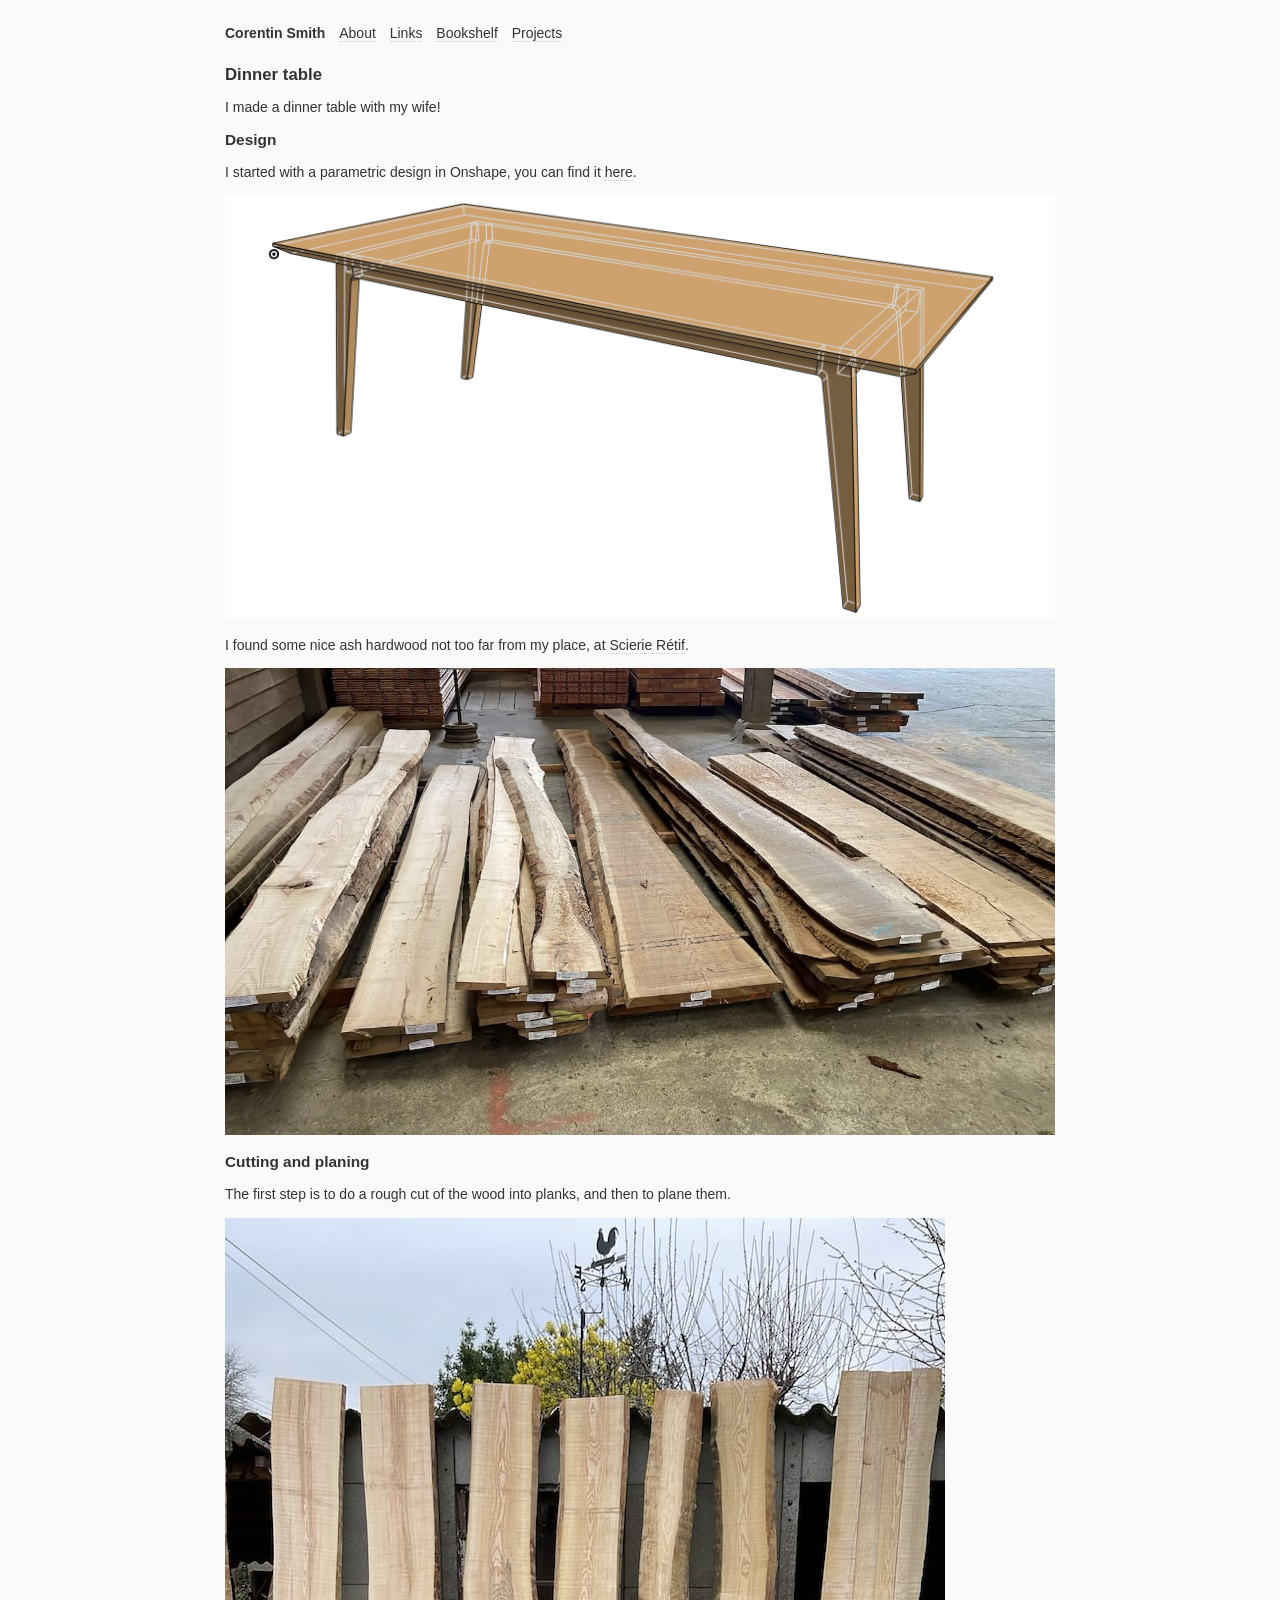
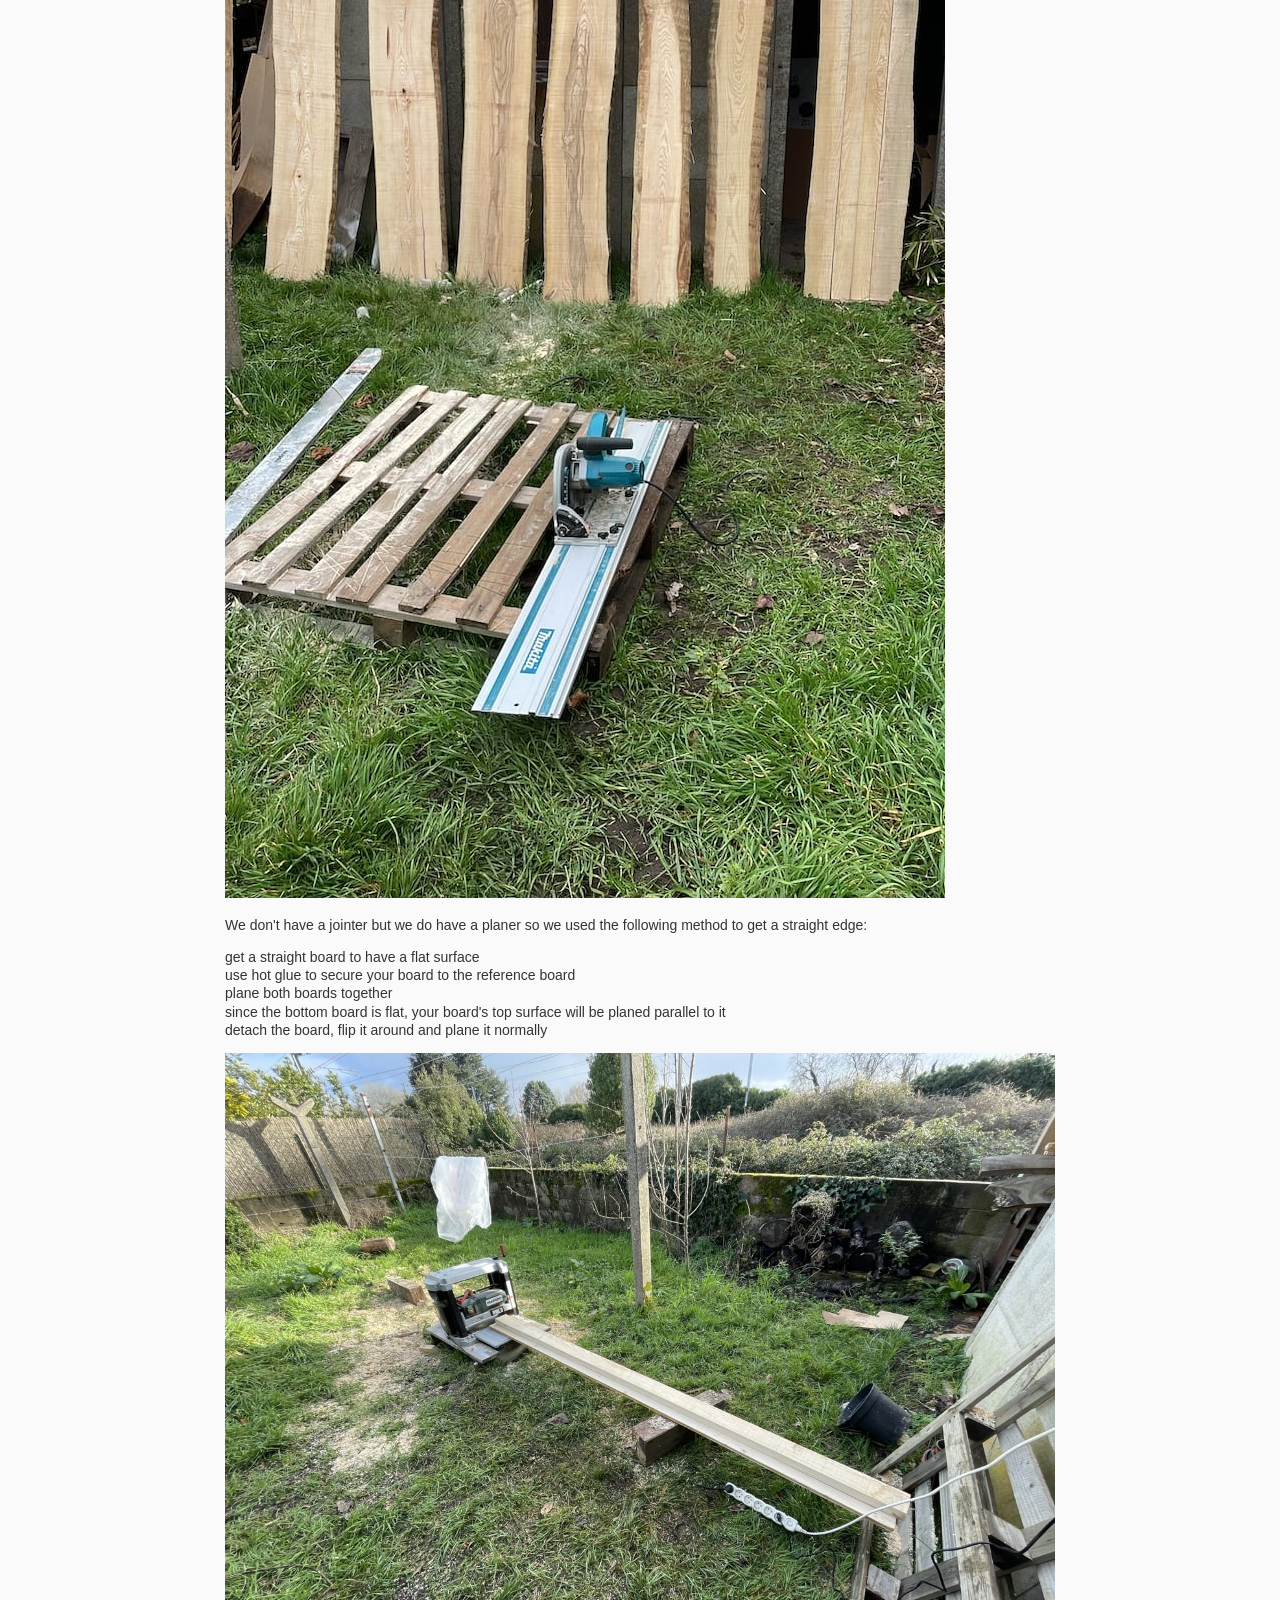
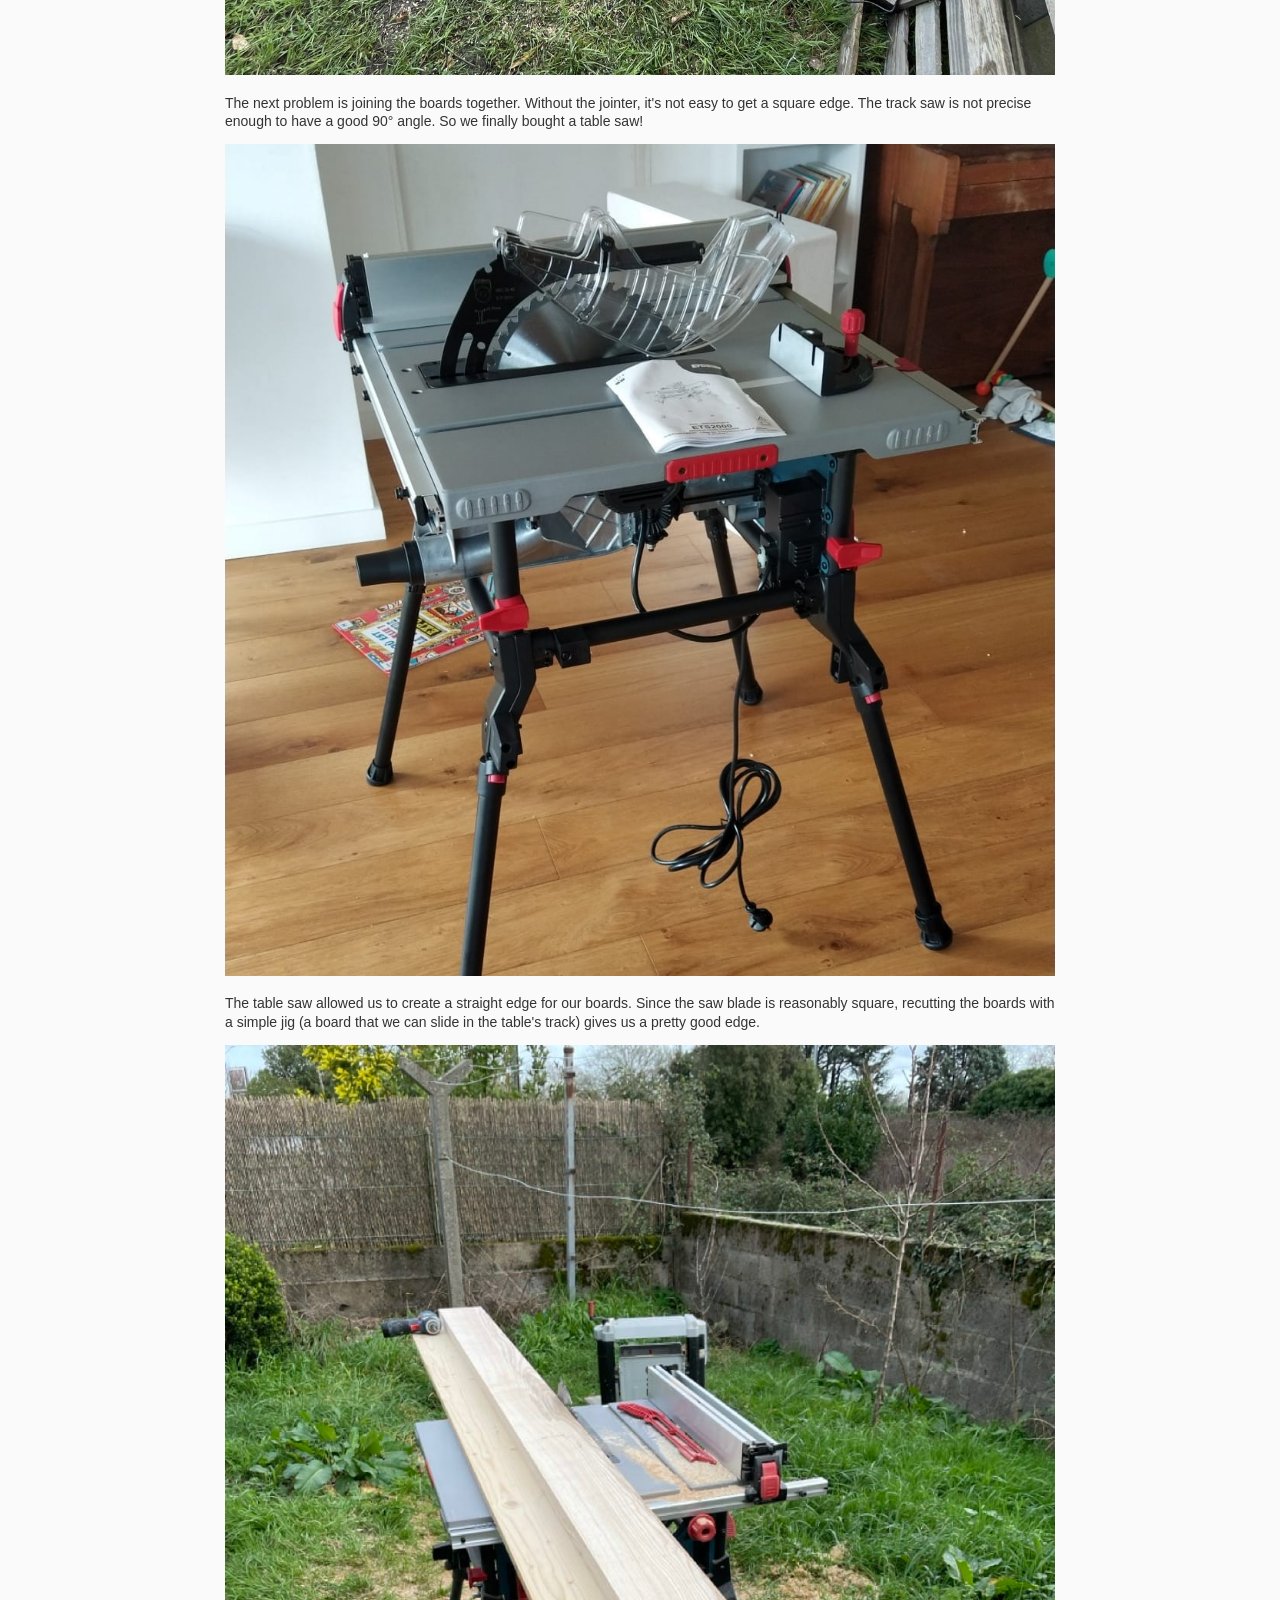
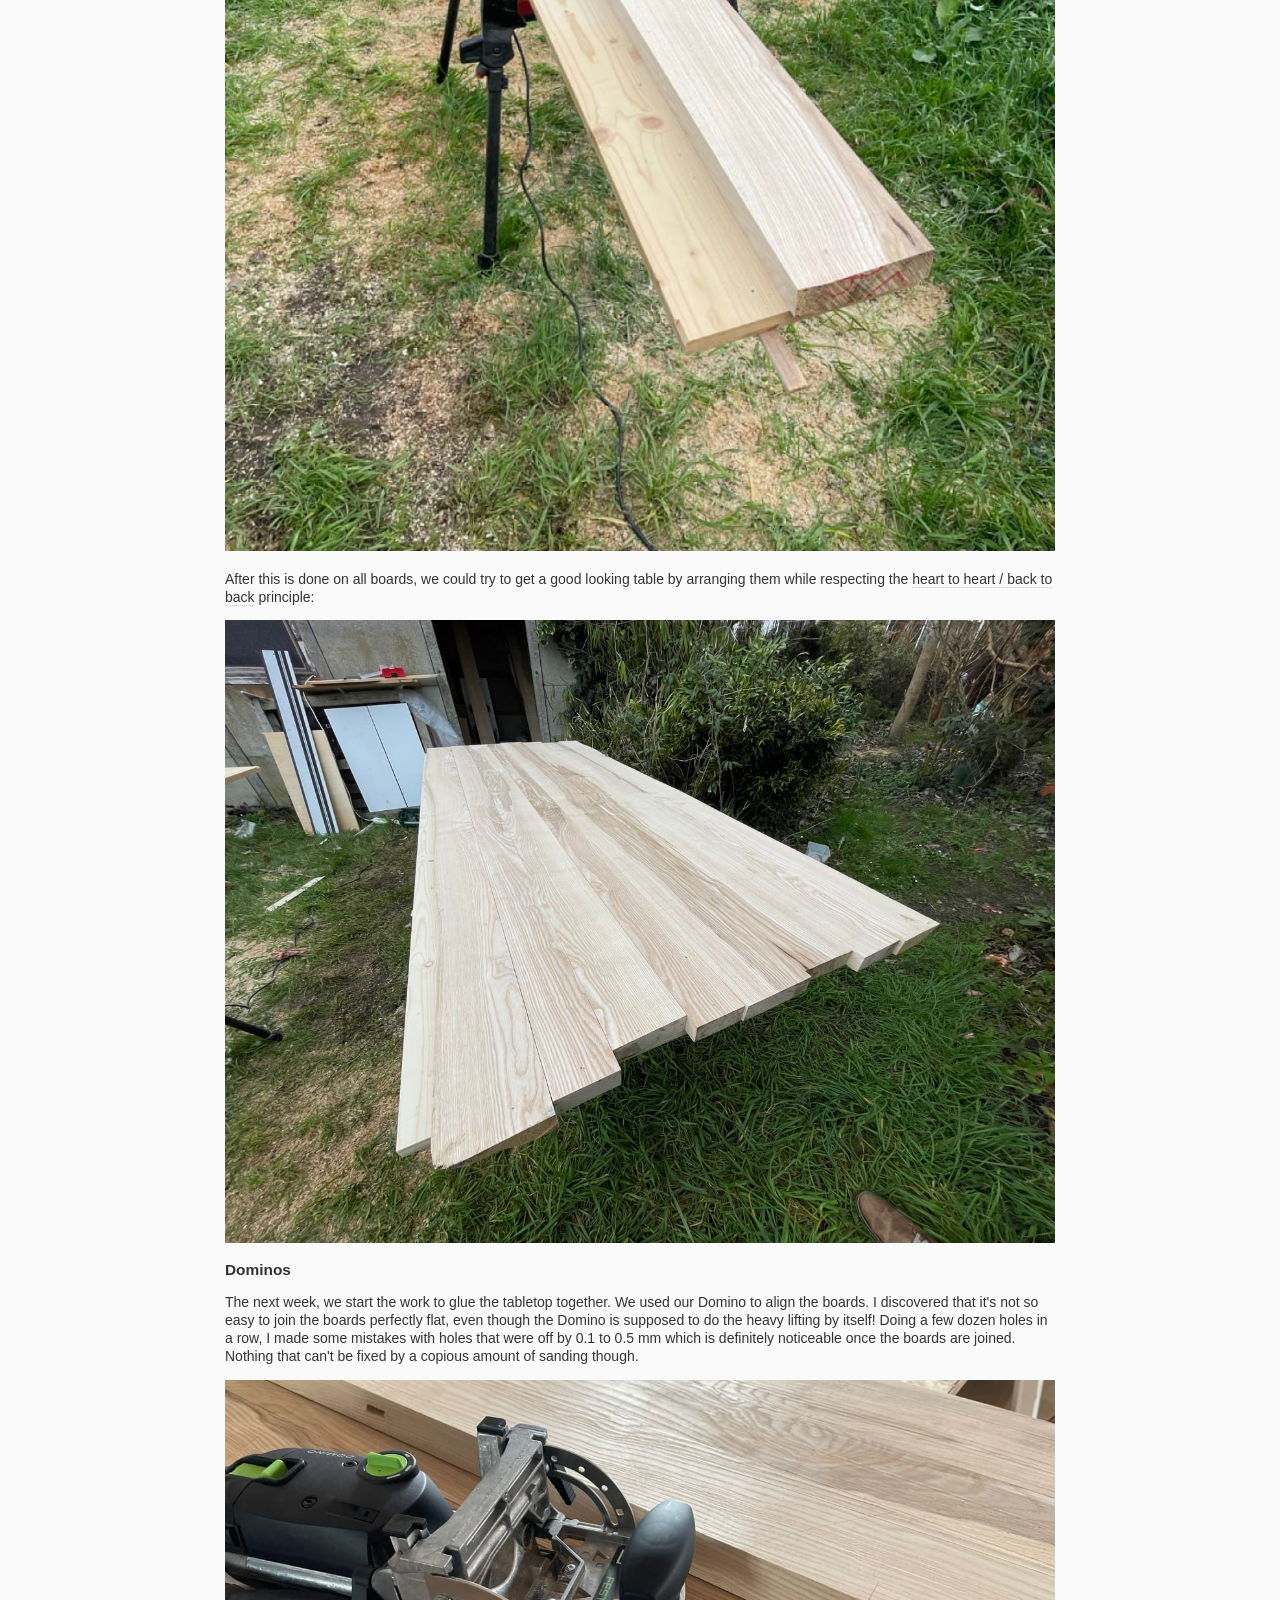
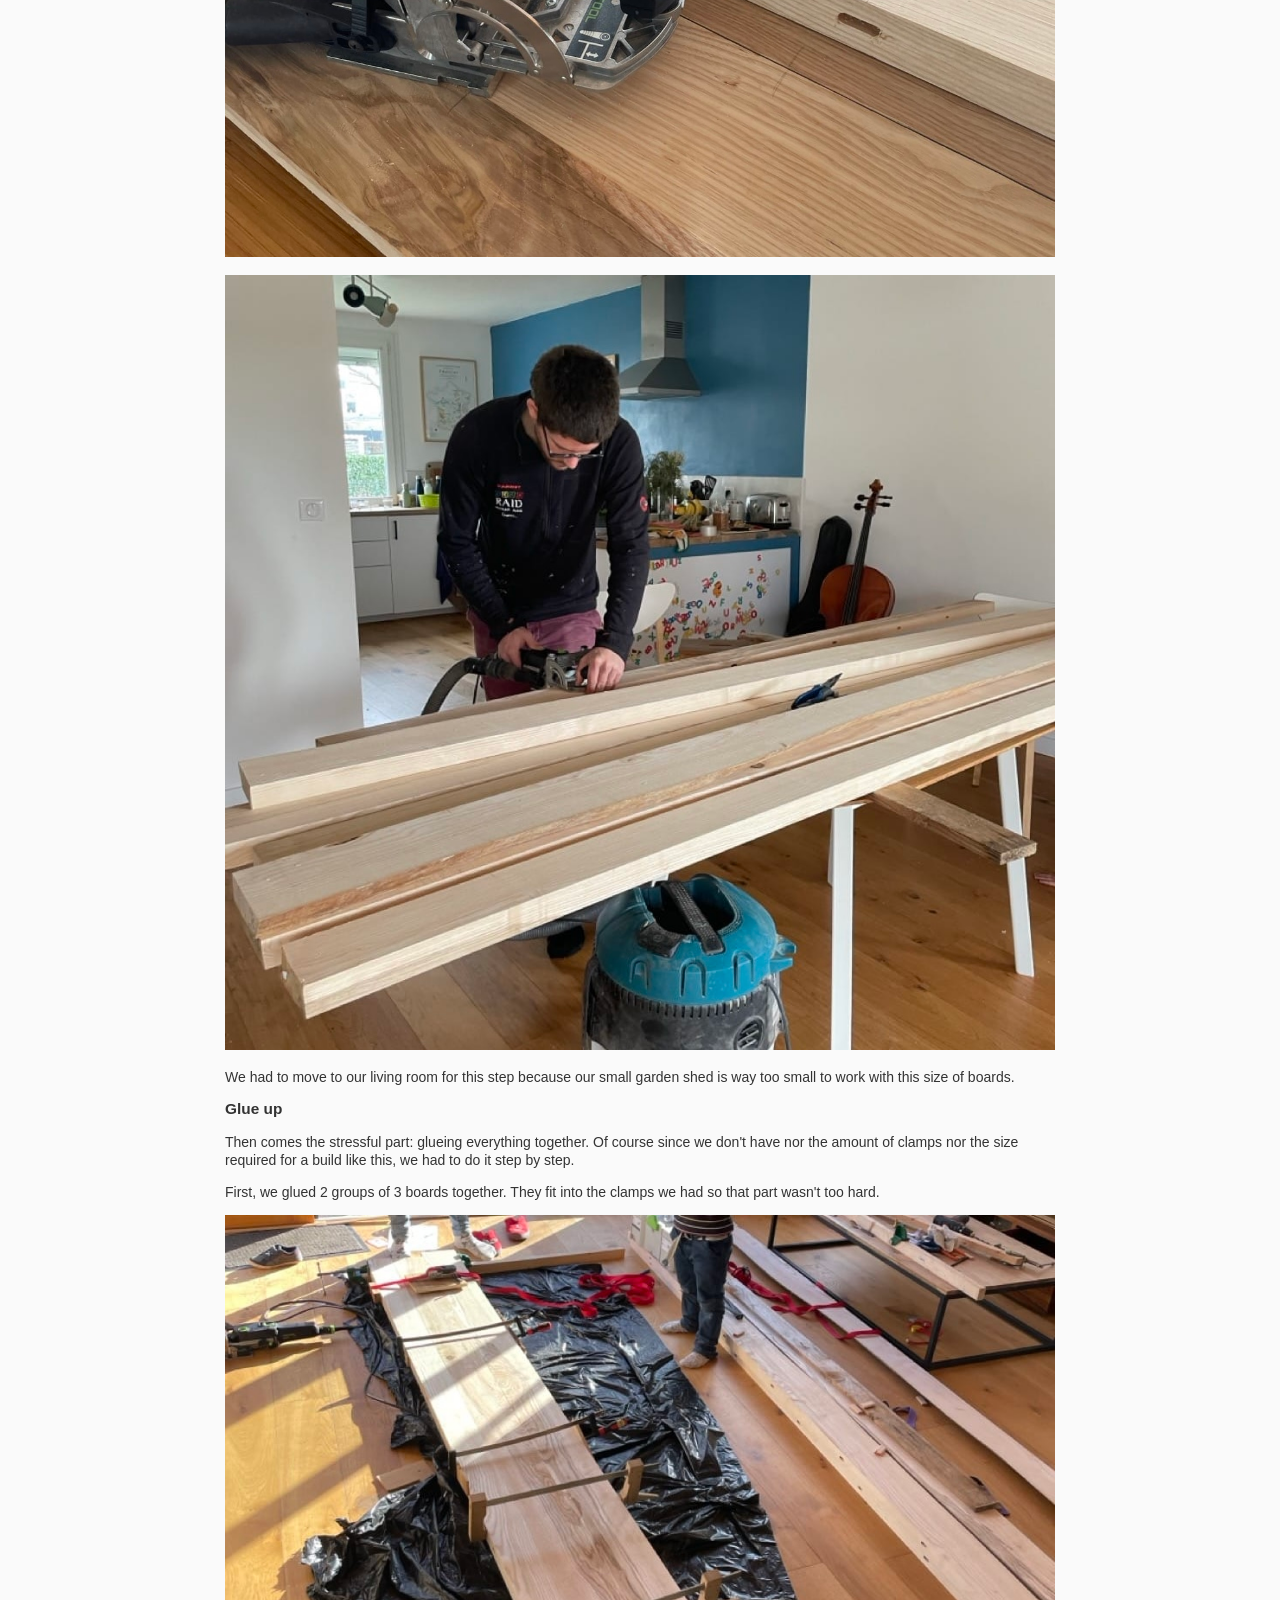
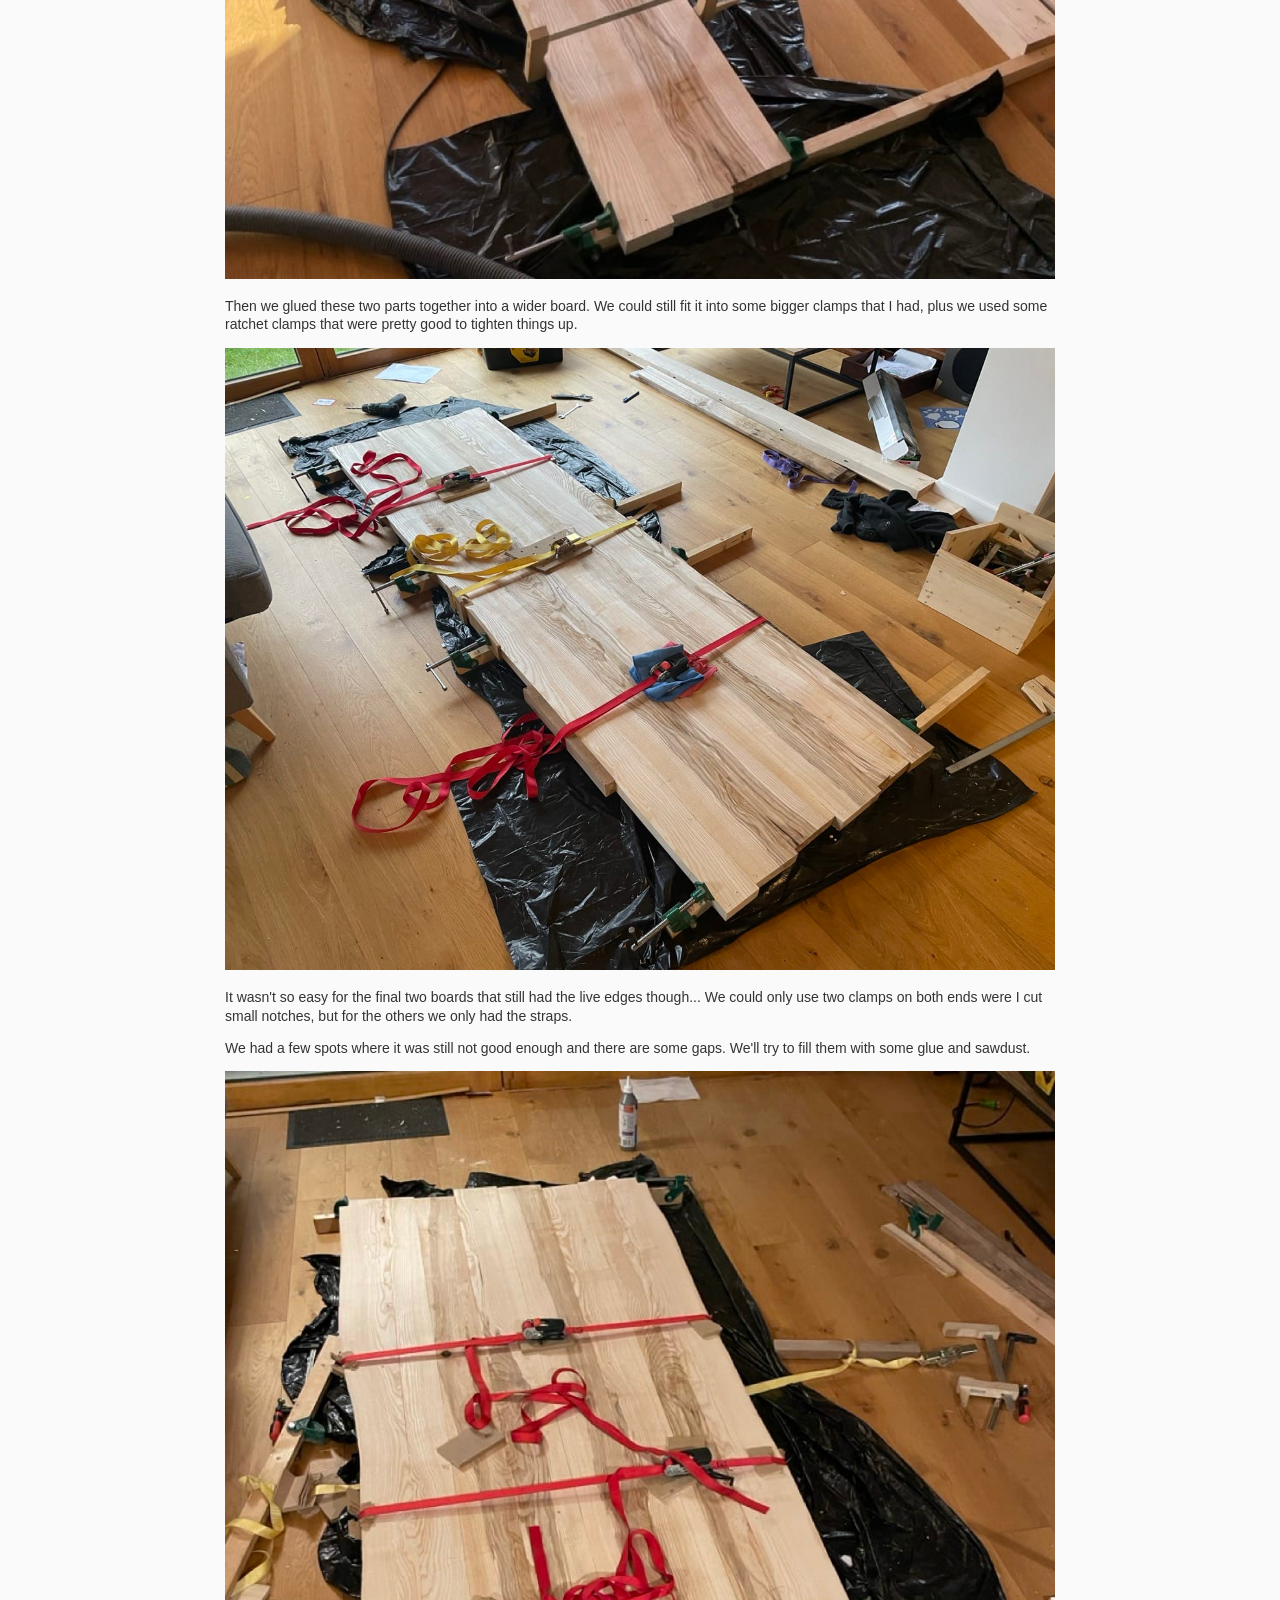
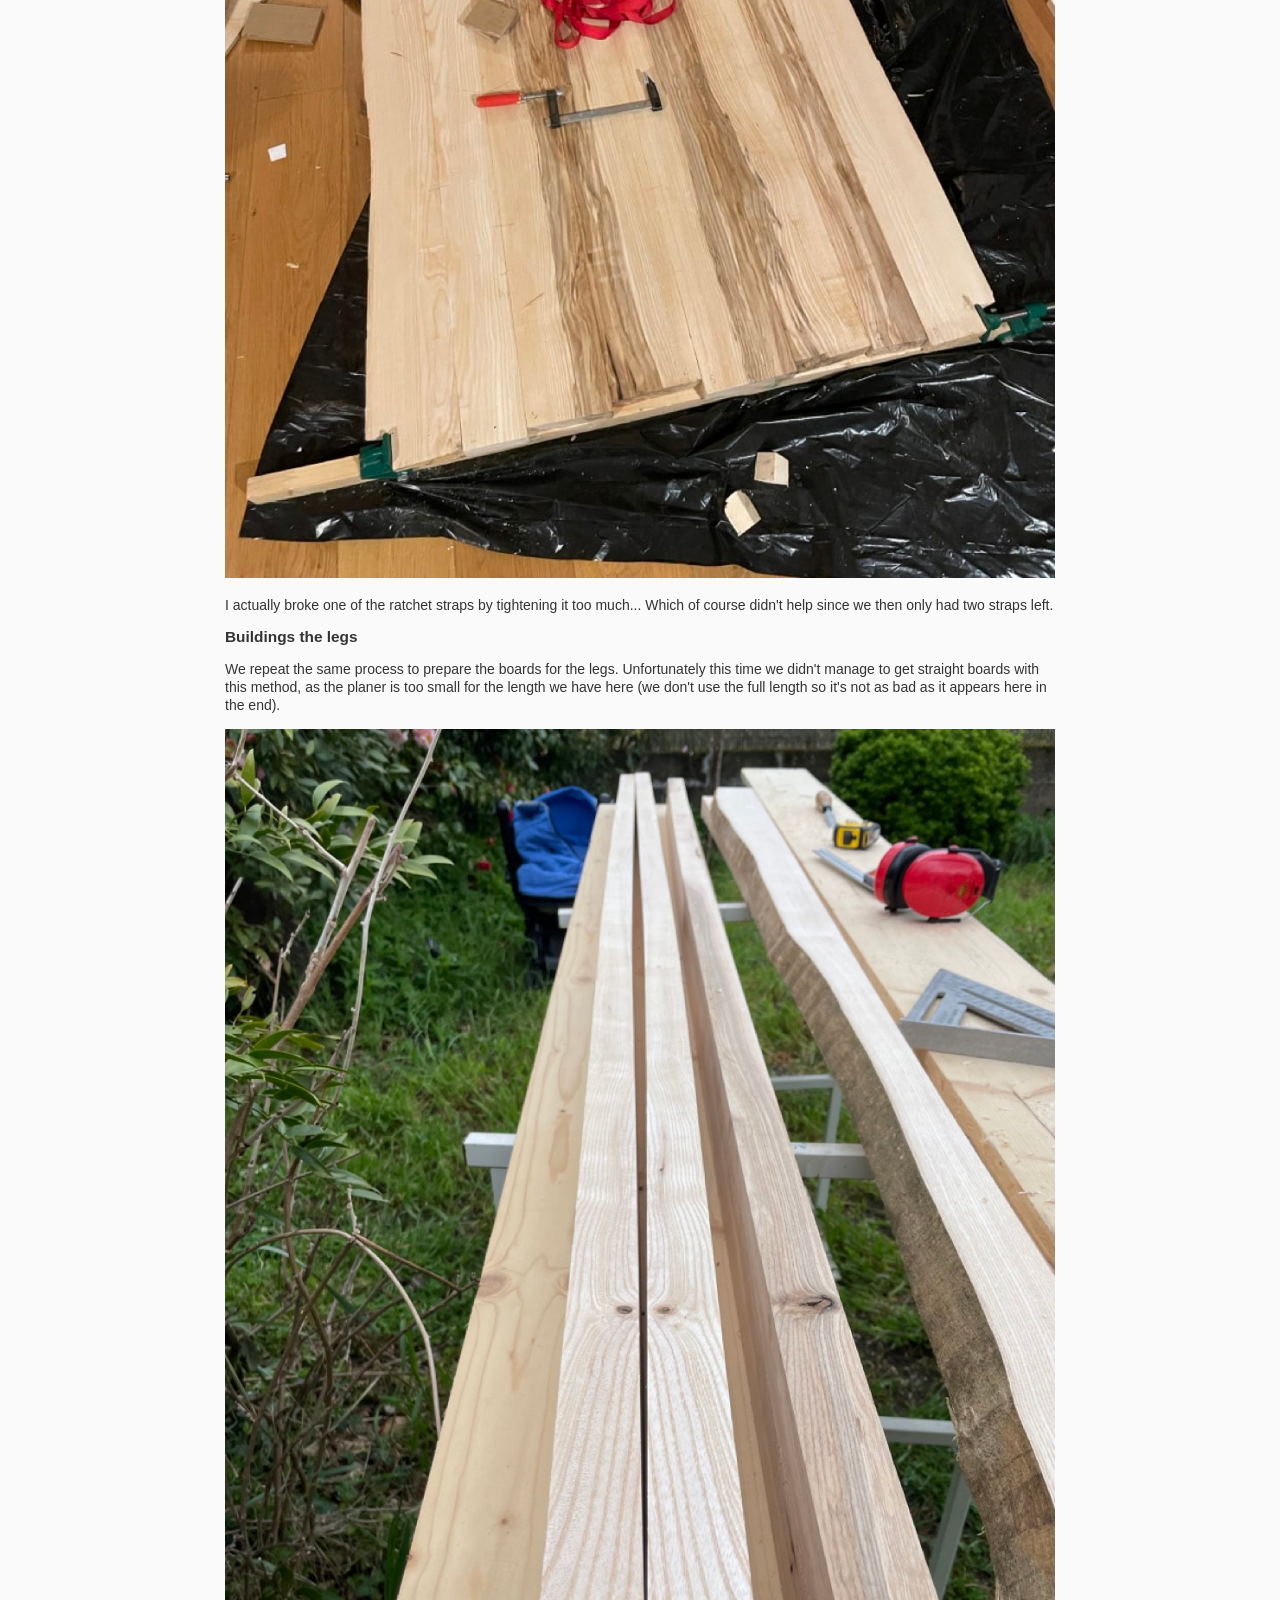
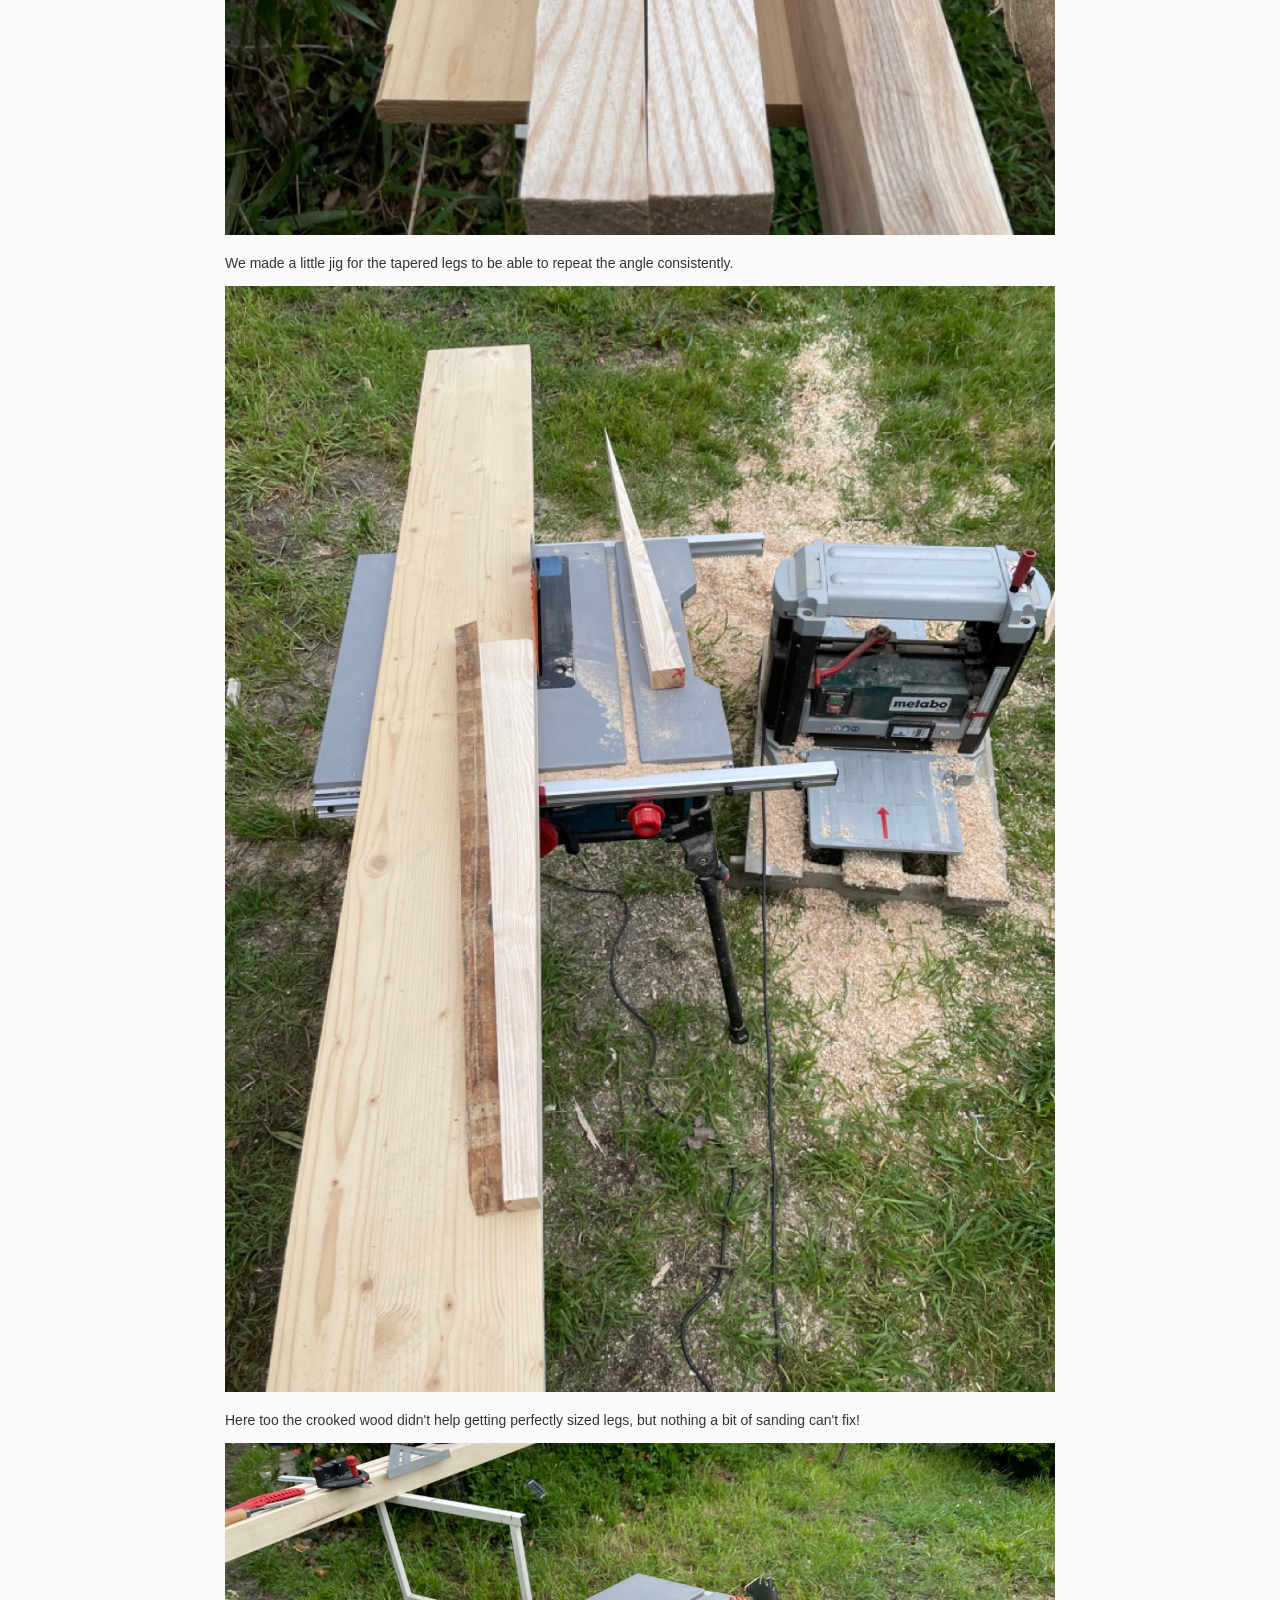
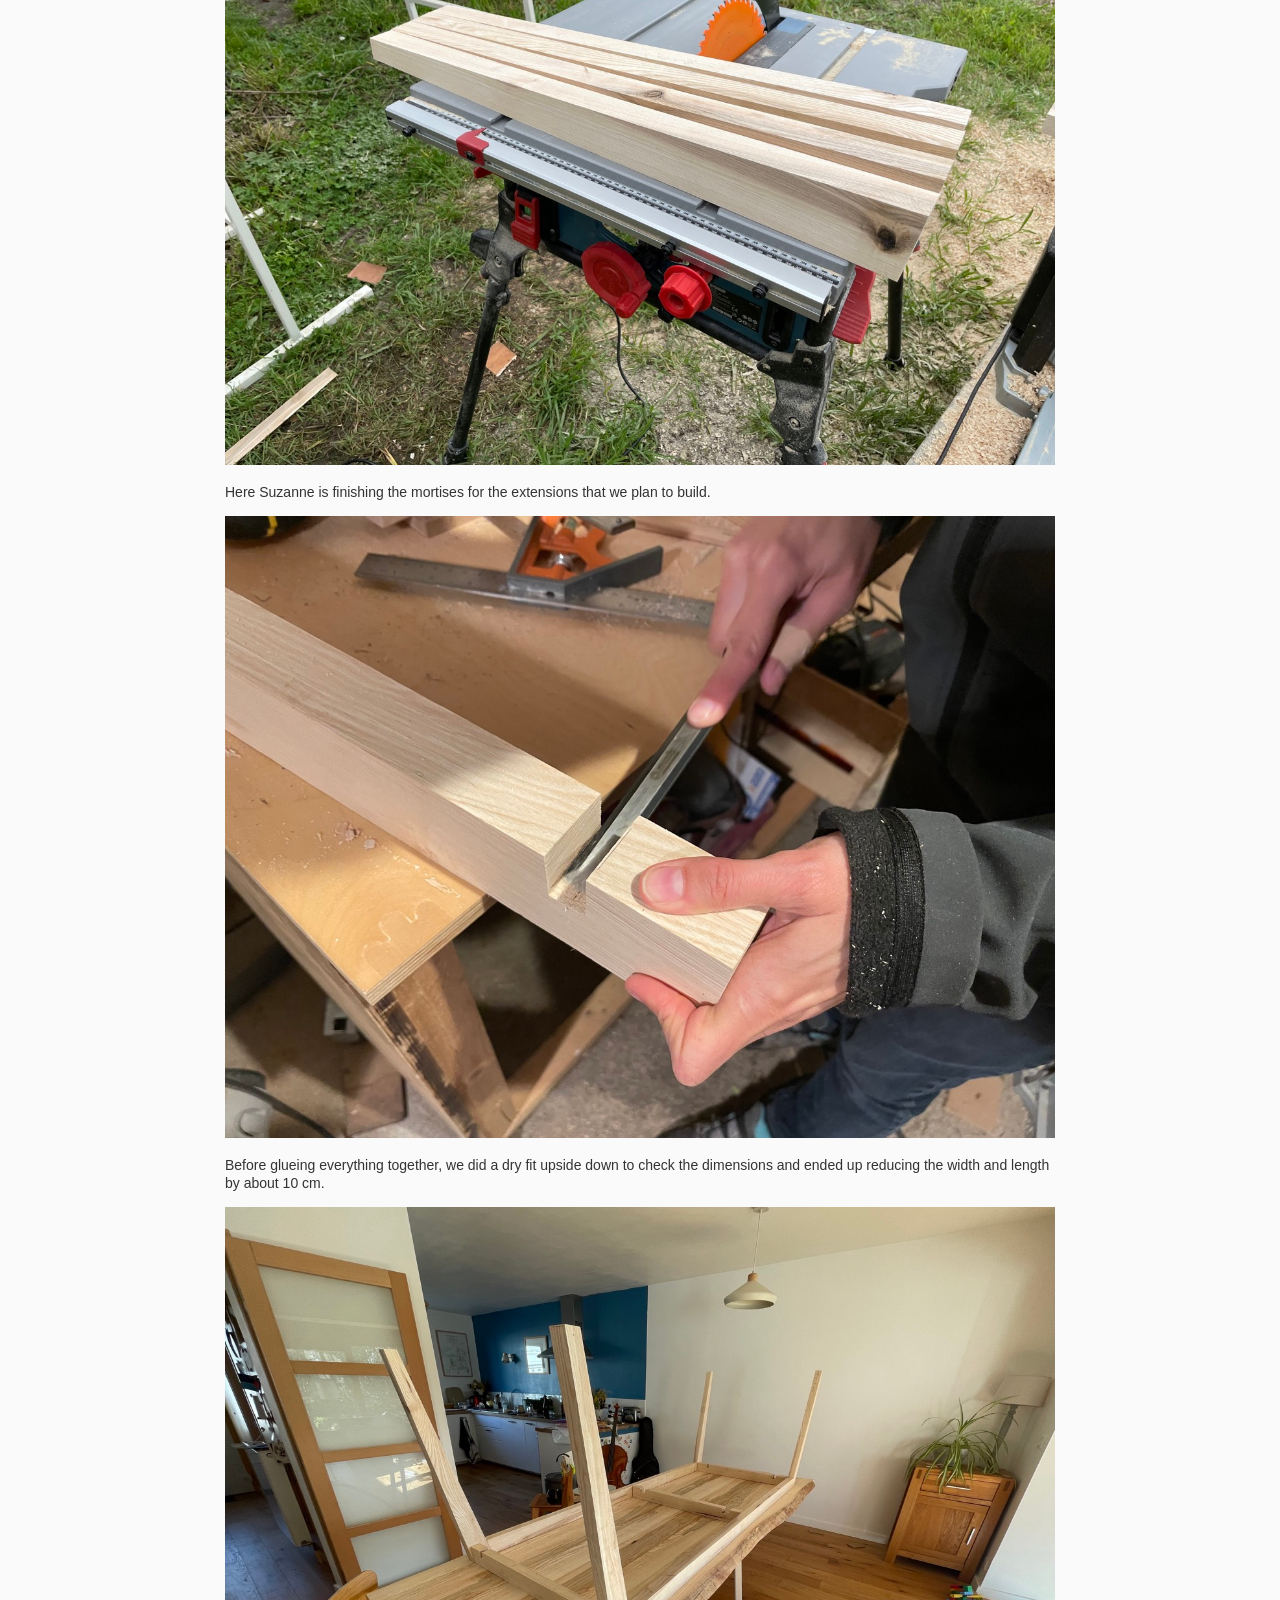
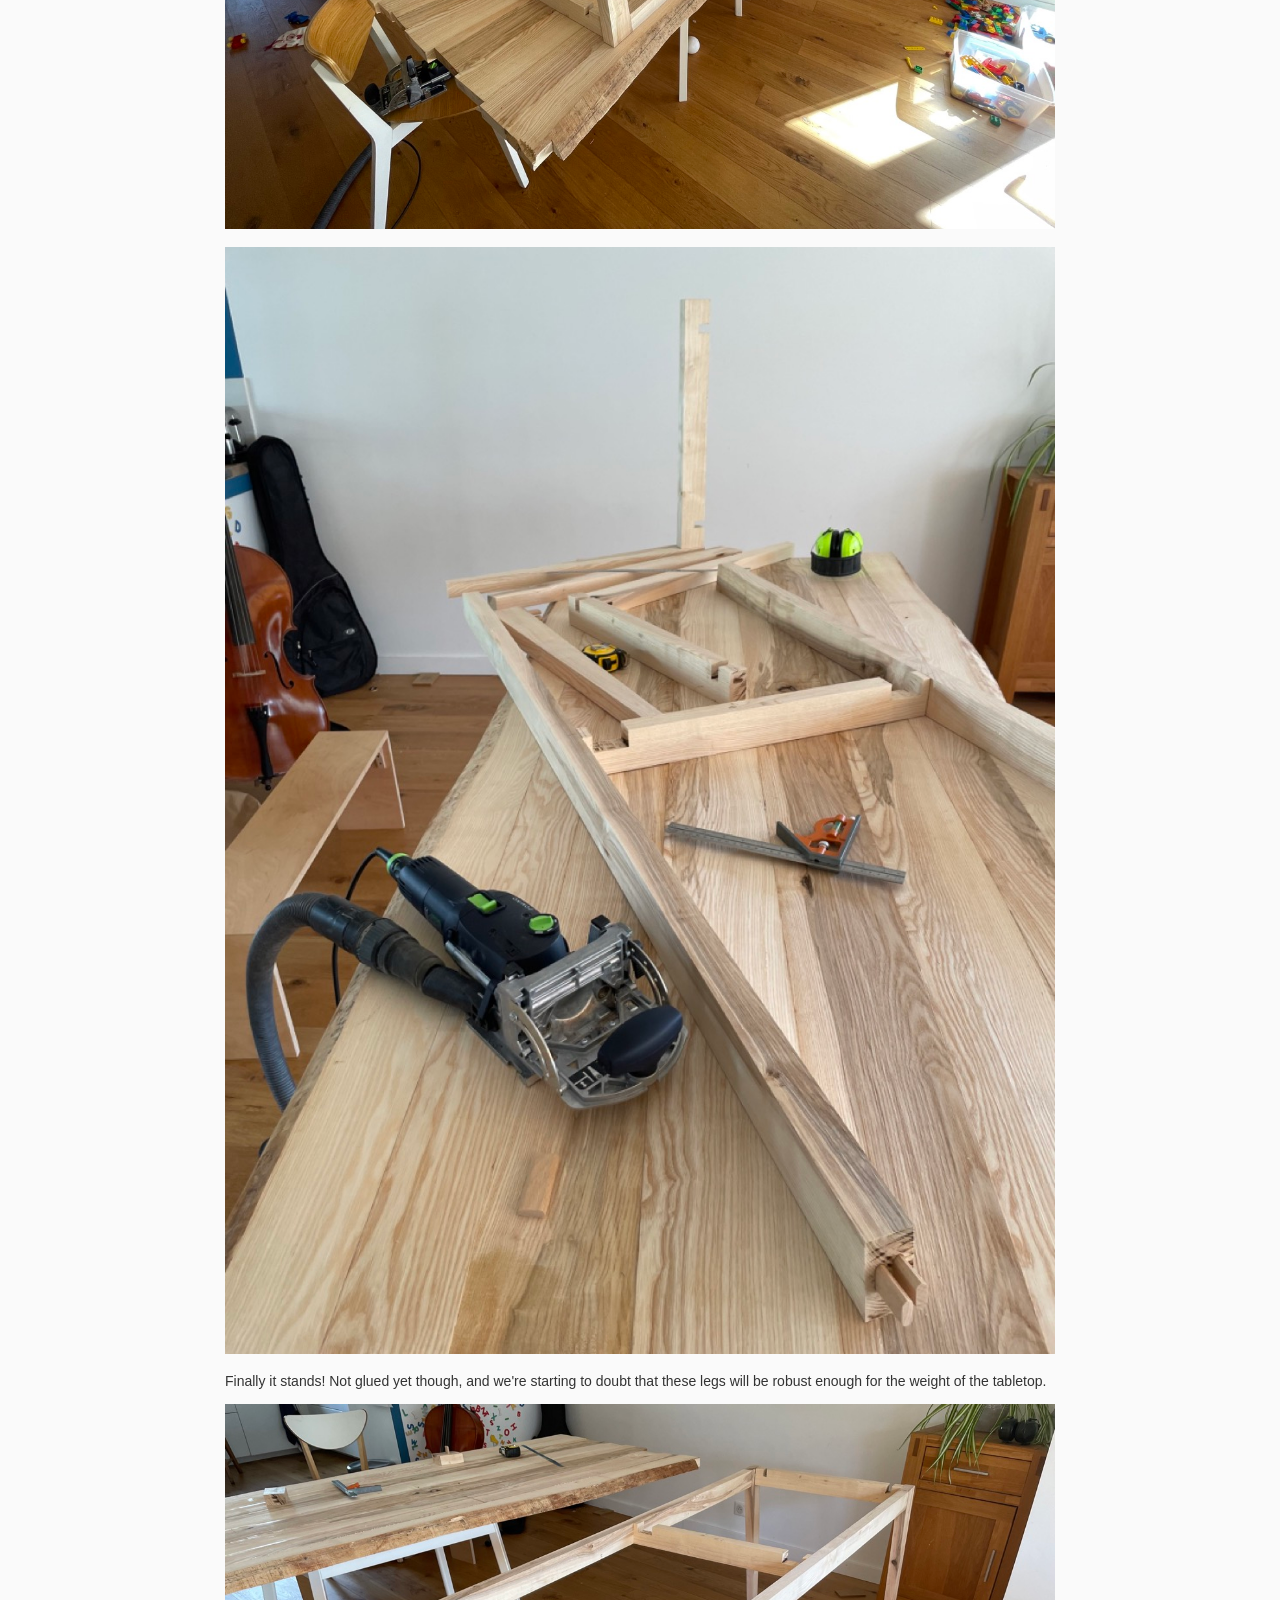
<file: projects/table.html>
<!DOCTYPE html>
<html lang="en-US">
  <head>
    <meta http-equiv="Content-Type" content="text/html; charset=UTF-8" />
    <meta charset="UTF-8" />
    <title>Corentin Smith</title>
    <link rel="stylesheet" href="/css/style.css" />
    <link rel="stylesheet" href="/css/codehilite.css" />

    <meta name="viewport" content="width=device-width, initial-scale=1" />
    <meta description="Corentin Smith" />
  </head>

  <body>
    <div class="main">
      <div class="navbar">
        <div class="name">
          <h1>Corentin Smith</h1>
        </div>
        <ul>
          <li><a href="/">About</a></li>
          <li><a href="/links">Links</a></li>
          <li><a href="/bookshelf">Bookshelf</a></li>
          <li><a href="/projects/">Projects</a></li>
        </ul>
      </div>
      <div class="page"><h1>Dinner table</h1>
<p>I made a dinner table with my wife!</p>
<h2>Design</h2>
<p>I started with a parametric design in Onshape, you can find it <a href="https://cad.onshape.com/documents/7ebe5c4a06aeced9cc09a95f/w/8eb007216d6580dd68c8c7d2/e/00a4c07e4f81d7b21377baa0?renderMode=0&amp;uiState=65c7ac5a481d4f745b5b7882">here</a>.</p>
<p><img alt="onshape" src="/img/projects/table/onshape.png" /></p>
<p>I found some nice ash hardwood not too far from my place, at <a href="https://www.scierie-retif.com/tarifs/planches/">Scierie Rétif</a>.</p>
<p><img alt="choosing wood" src="/img/projects/table/buying.jpg" /></p>
<h2>Cutting and planing</h2>
<p>The first step is to do a rough cut of the wood into planks, and then to plane them.</p>
<p><img alt="cutting" src="/img/projects/table/cutting.jpg" /></p>
<p>We don't have a jointer but we do have a planer so we used the following method to get a straight edge:</p>
<ul>
<li>get a straight board to have a flat surface</li>
<li>use hot glue to secure your board to the reference board</li>
<li>plane both boards together</li>
<li>since the bottom board is flat, your board's top surface will be planed parallel to it</li>
<li>detach the board, flip it around and plane it normally</li>
</ul>
<p><img alt="planing" src="/img/projects/table/planing.jpg" /></p>
<p>The next problem is joining the boards together. Without the jointer, it's not easy to get a square edge. The track saw is not precise enough to have a good 90° angle. So we finally bought a table saw!</p>
<p><img alt="table saw" src="/img/projects/table/saw.jpg" /></p>
<p>The table saw allowed us to create a straight edge for our boards. Since the saw blade is reasonably square, recutting the boards with a simple jig (a board that we can slide in the table's track) gives us a pretty good edge.</p>
<p><img alt="table saw jig" src="/img/projects/table/square-edge.jpg" /></p>
<p>After this is done on all boards, we could try to get a good looking table by arranging them while respecting the <a href="https://www.youtube.com/watch?v=nQglMs2_zZY">heart to heart / back to back</a> principle:</p>
<p><img alt="test fit" src="/img/projects/table/test-fit.jpg" /></p>
<h2>Dominos</h2>
<p>The next week, we start the work to glue the tabletop together. We used our Domino to align the boards. I discovered that it's not so easy to join the boards perfectly flat, even though the Domino is supposed to do the heavy lifting by itself! Doing a few dozen holes in a row, I made some mistakes with holes that were off by 0.1 to 0.5 mm which is definitely noticeable once the boards are joined. Nothing that can't be fixed by a copious amount of sanding though.</p>
<p><img alt="domino" src="/img/projects/table/domino1.jpg" /></p>
<p><img alt="domino" src="/img/projects/table/domino2.jpg" /></p>
<p>We had to move to our living room for this step because our small garden shed is way too small to work with this size of boards.</p>
<h2>Glue up</h2>
<p>Then comes the stressful part: glueing everything together. Of course since we don't have nor the amount of clamps nor the size required for a build like this, we had to do it step by step.</p>
<p>First, we glued 2 groups of 3 boards together. They fit into the clamps we had so that part wasn't too hard.</p>
<p><img alt="glue" src="/img/projects/table/glue1.jpg" /></p>
<p>Then we glued these two parts together into a wider board. We could still fit it into some bigger clamps that I had, plus we used some ratchet clamps that were pretty good to tighten things up.</p>
<p><img alt="glue" src="/img/projects/table/glue2.jpg" /></p>
<p>It wasn't so easy for the final two boards that still had the live edges though... We could only use two clamps on both ends were I cut small notches, but for the others we only had the straps.</p>
<p>We had a few spots where it was still not good enough and there are some gaps. We'll try to fill them with some glue and sawdust.</p>
<p><img alt="glue" src="/img/projects/table/glue3.jpg" /></p>
<p>I actually broke one of the ratchet straps by tightening it too much... Which of course didn't help since we then only had two straps left.</p>
<h2>Buildings the legs</h2>
<p>We repeat the same process to prepare the boards for the legs. Unfortunately this time we didn't manage to get straight boards with this method, as the planer is too small for the length we have here (we don't use the full length so it's not as bad as it appears here in the end).</p>
<p><img alt="stand-board" src="/img/projects/table/stand-board.jpeg" /></p>
<p>We made a little jig for the tapered legs to be able to repeat the angle consistently.</p>
<p><img alt="legs-1" src="/img/projects/table/legs-1.jpeg" /></p>
<p>Here too the crooked wood didn't help getting perfectly sized legs, but nothing a bit of sanding can't fix!</p>
<p><img alt="legs-2" src="/img/projects/table/legs-2.jpeg" /></p>
<p>Here Suzanne is finishing the mortises for the extensions that we plan to build.</p>
<p><img alt="legs-routing" src="/img/projects/table/legs-routing.jpeg" /></p>
<p>Before glueing everything together, we did a dry fit upside down to check the dimensions and ended up reducing the width and length by about 10 cm.</p>
<p><img alt="legs-test" src="/img/projects/table/legs-test.jpeg" /></p>
<p><img alt="legs-kit" src="/img/projects/table/legs-kit.jpeg" /></p>
<p>Finally it stands! Not glued yet though, and we're starting to doubt that these legs will be robust enough for the weight of the tabletop.</p>
<p><img alt="legs-standing" src="/img/projects/table/legs-standing.jpeg" /></p>
<p>Now we glue the legs on the long side...</p>
<p><img alt="legs-glue" src="/img/projects/table/legs-glue.jpeg" /></p>
<p><img alt="legs-glue 2" src="/img/projects/table/legs-glue2.jpeg" /></p>
<p>After the glue up, we rounded the edges, sanded the legs and finished the sliding extension mechanism.</p>
<p><img alt="extension finish" src="/img/projects/table/extension.jpeg" /></p>
<p><img alt="legs finish" src="/img/projects/table/legs-finish.jpeg" /></p>
<p>With a tabletop this thick, the table felt a bit wobbly. We decided to add wooden squares on each leg to try to improve stiffness.</p>
<p><img alt="squares" src="/img/projects/table/squares1.jpeg" /></p>
<p><img alt="squares 2" src="/img/projects/table/squares2.jpeg" /></p>
<p><img alt="squares 3" src="/img/projects/table/squares3.jpeg" /></p>
<h2>Finish</h2>
<p>Every aspiring woodworker knows that sanding is 90% of the work! My amazingly patient wife did most of the work here so I can't take credit for this part. Unfortunately it isn't a very interesting subject to photograph...</p>
<p>Unlike repairing a crack in the wood with a bow tie!</p>
<p><img alt="bow tie" src="/img/projects/table/bowtie.jpeg" /></p>
<p><img alt="bow tie 2" src="/img/projects/table/bowtie2.jpeg" /></p>
<p>The final cuts are made to cut the legs to length. First we make sure the table top is level, and then use a wooden block and a pencil to mark the same height on each leg. This way you get a perfectly level table by cutting precisely on the line.</p>
<p><img alt="cutting the legs to size" src="/img/projects/table/cutting-legs1.jpeg" /></p>
<p><img alt="cutting the legs to size 2" src="/img/projects/table/cutting-legs2.jpeg" /></p>
<p>We finished it with some Rubio tannin primer + monocoat oil plus 2c + universal maintenance oil, we'll see if it survives our 3 kids' repeated attacks!</p>
<p><img alt="final" src="/img/projects/table/final.jpeg" />x</p></div>
    </div>
  </body>
</html>
</file>
<file: css/style.css>
/* base */
html {
  font-size: 14px;
  background-color: #fafafa;
}

body {
  color: #333;
  font-family: "Helvetica Neue", Helvetica, Arial, sans-serif;
  line-height: 1.3rem;
  margin: 0;
  margin-top: 10px;
}

::selection {
  background: #fffb00;
  color: #071e67;
}

/* typography */
h1, h2, h3 {
  margin-block-start: 0;
}
h1 {
  font-size: 1.2rem;
}
h2 {
  font-size: 1.1rem;
}
h3 {
  font-size: 1.0rem;
  margin-bottom: 0;
}
p {
  font-size: 1rem;
}

/* links */
a:not(:has(> img)) {
  text-decoration: none;
  color: inherit;
  border-bottom: 1px dotted #ccc;
}
a:hover {
  color: #000;
}

/* lists */
ul {
  padding-inline-start: 0;
}
li {
  list-style-type: none;
}

/* wrapper */
.main {
  max-width: 850px;
  margin: 10px auto;
}

/* navbar */
.navbar {
  padding-left: 10px;
}
.navbar .name {
  font-weight: bold;
  display: inline-block;
  margin-right: 10px;
}
.navbar ul {
  padding-inline-start: 0;
  display: inline-block;
}
.navbar li {
  list-style-type: none;
  display: inline-block;
  padding-right: 10px;
}
.navbar h1 {
  font-size: 1rem;
}

/* page */
.page {
  margin: 0 auto;
  z-index: 10;
  padding: 10px;
}


blockquote {
  margin-left: 0;
  border-left: 6px solid lightgrey;
  background: hsl(228.77deg 35.72% 87.77% / 36%);
  padding: 0.1rem 1rem 0.1rem 1rem;
}

img {
  max-width: 100%;
  height: auto;
}
</file>
<file: css/codehilite.css>
.codehilite .hll {
  background-color: #ffffcc;
}
.codehilite {
  background: #ffffff;
  padding: 1rem;
}
.codehilite pre {
  margin: 0;
  overflow: scroll;
}
.codehilite .c {
  color: #008000;
} /* Comment */
.codehilite .err {
  border: 1px solid #ff0000;
} /* Error */
.codehilite .k {
  color: #0000ff;
} /* Keyword */
.codehilite .ch {
  color: #008000;
} /* Comment.Hashbang */
.codehilite .cm {
  color: #008000;
} /* Comment.Multiline */
.codehilite .cp {
  color: #0000ff;
} /* Comment.Preproc */
.codehilite .cpf {
  color: #008000;
} /* Comment.PreprocFile */
.codehilite .c1 {
  color: #008000;
} /* Comment.Single */
.codehilite .cs {
  color: #008000;
} /* Comment.Special */
.codehilite .ge {
  font-style: italic;
} /* Generic.Emph */
.codehilite .gh {
  font-weight: bold;
} /* Generic.Heading */
.codehilite .gp {
  font-weight: bold;
} /* Generic.Prompt */
.codehilite .gs {
  font-weight: bold;
} /* Generic.Strong */
.codehilite .gu {
  font-weight: bold;
} /* Generic.Subheading */
.codehilite .kc {
  color: #0000ff;
} /* Keyword.Constant */
.codehilite .kd {
  color: #0000ff;
} /* Keyword.Declaration */
.codehilite .kn {
  color: #0000ff;
} /* Keyword.Namespace */
.codehilite .kp {
  color: #0000ff;
} /* Keyword.Pseudo */
.codehilite .kr {
  color: #0000ff;
} /* Keyword.Reserved */
.codehilite .kt {
  color: #2b91af;
} /* Keyword.Type */
.codehilite .s {
  color: #a31515;
} /* Literal.String */
.codehilite .nc {
  color: #2b91af;
} /* Name.Class */
.codehilite .ow {
  color: #0000ff;
} /* Operator.Word */
.codehilite .sa {
  color: #a31515;
} /* Literal.String.Affix */
.codehilite .sb {
  color: #a31515;
} /* Literal.String.Backtick */
.codehilite .sc {
  color: #a31515;
} /* Literal.String.Char */
.codehilite .dl {
  color: #a31515;
} /* Literal.String.Delimiter */
.codehilite .sd {
  color: #a31515;
} /* Literal.String.Doc */
.codehilite .s2 {
  color: #a31515;
} /* Literal.String.Double */
.codehilite .se {
  color: #a31515;
} /* Literal.String.Escape */
.codehilite .sh {
  color: #a31515;
} /* Literal.String.Heredoc */
.codehilite .si {
  color: #a31515;
} /* Literal.String.Interpol */
.codehilite .sx {
  color: #a31515;
} /* Literal.String.Other */
.codehilite .sr {
  color: #a31515;
} /* Literal.String.Regex */
.codehilite .s1 {
  color: #a31515;
} /* Literal.String.Single */
.codehilite .ss {
  color: #a31515;
} /* Literal.String.Symbol */
</file>
